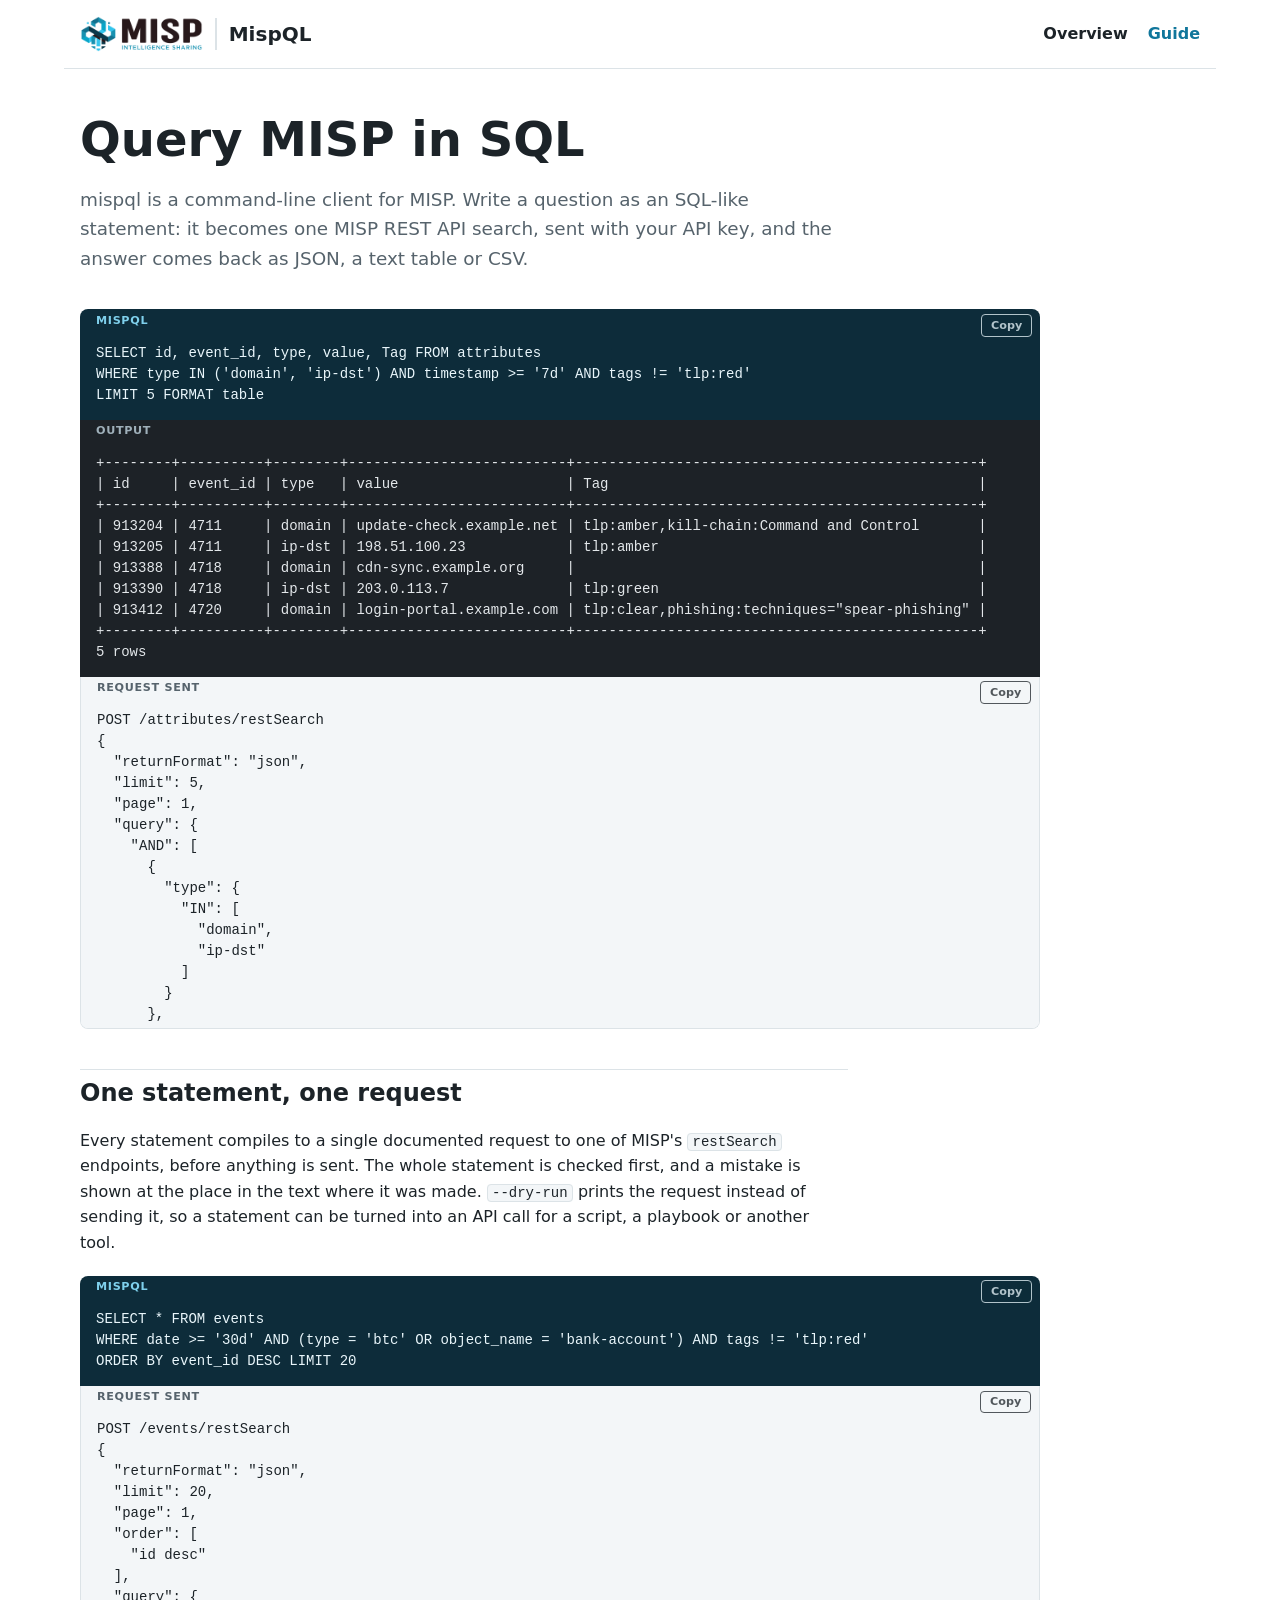
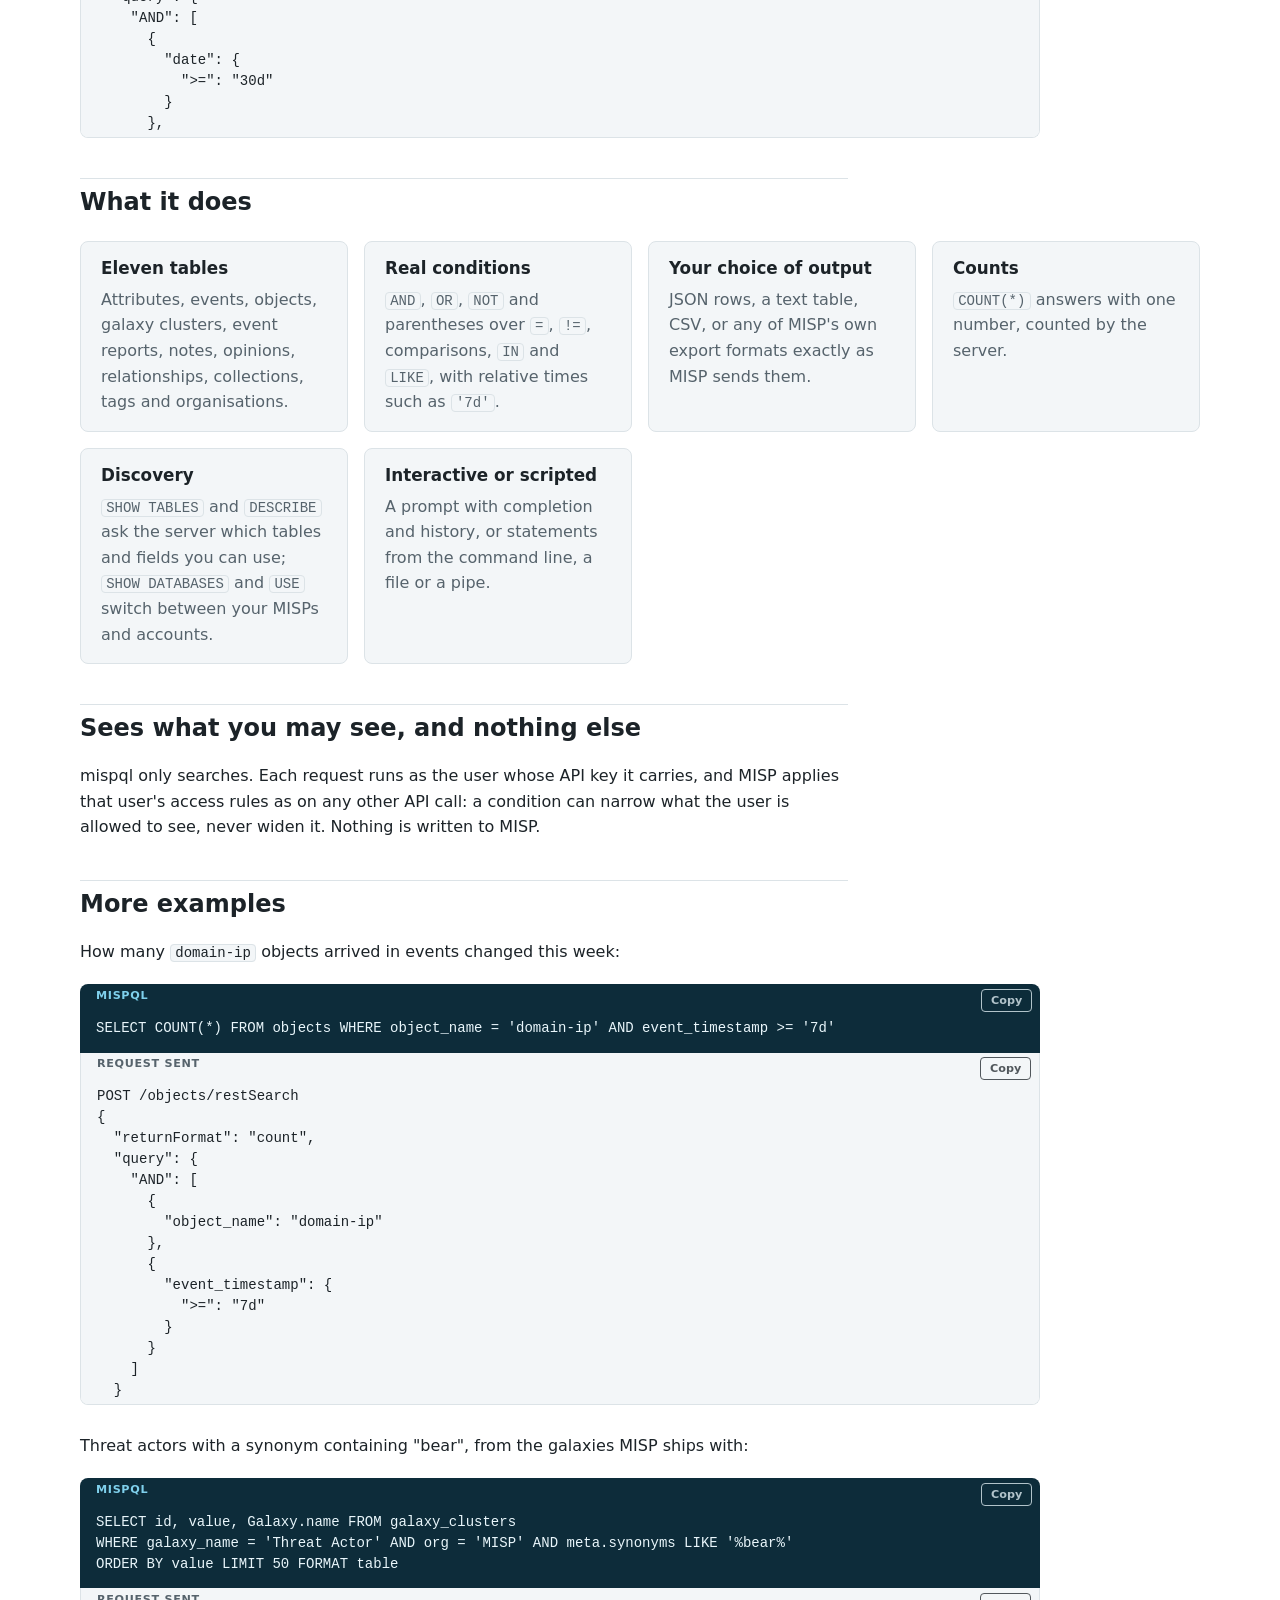
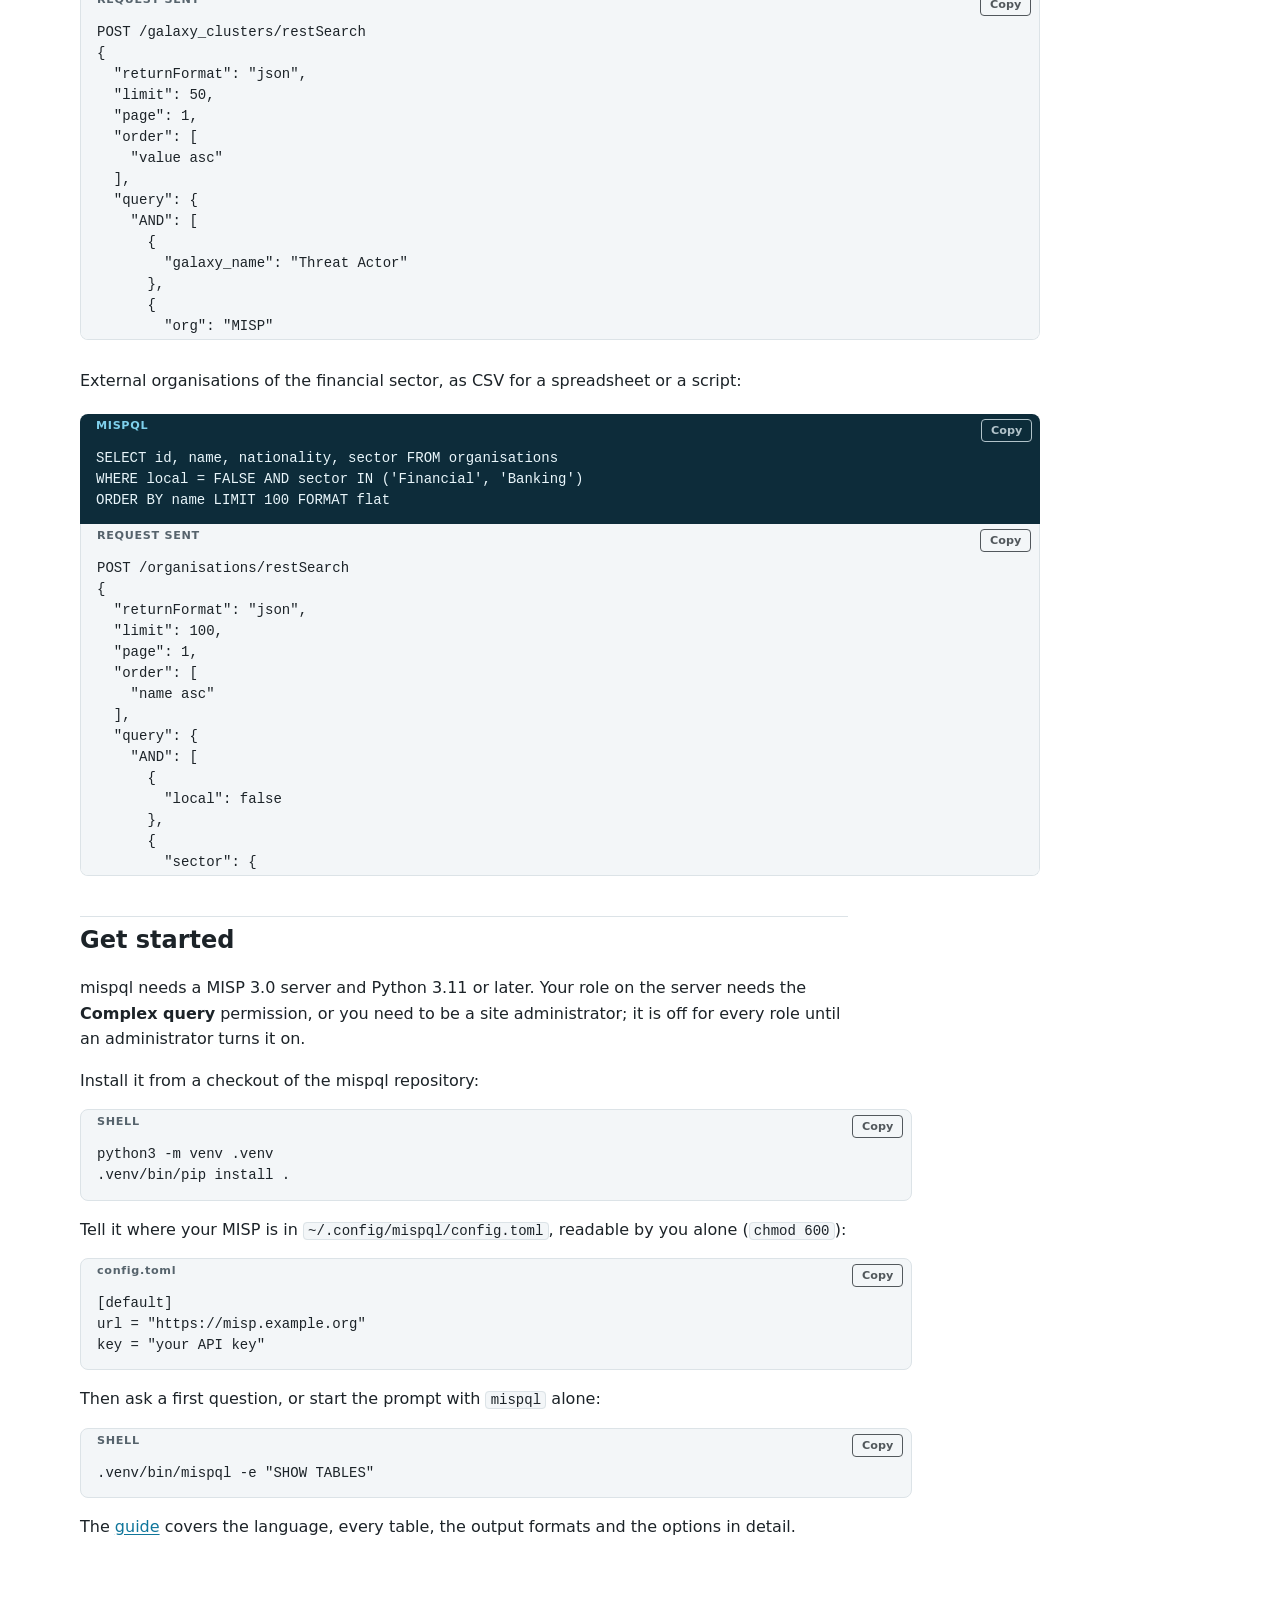
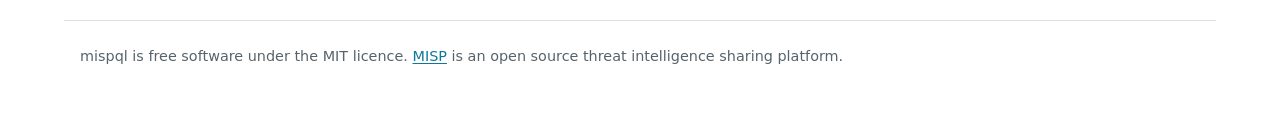
<file: site/index.html>
<!doctype html>
<html lang="en">
<head>
<meta charset="utf-8">
<meta name="viewport" content="width=device-width, initial-scale=1">
<title>MispQL: query MISP in SQL</title>
<meta name="description" content="mispql is a command-line client that queries MISP in MispQL, an SQL-like language, over MISP's REST API.">
<link rel="stylesheet" href="style.css">
<script src="copy.js" defer></script>
</head>
<body>
<header class="site">
  <a class="brand" href="index.html">
    <picture>
      <source srcset="misp-logo-dark.png" media="(prefers-color-scheme: dark)">
      <img src="misp-logo.png" alt="MISP" width="123" height="36">
    </picture>
    <span>MispQL</span>
  </a>
  <nav><a href="index.html" aria-current="page">Overview</a><a href="guide.html">Guide</a></nav>
</header>
<main>
<section class="hero">
  <h1>Query MISP in SQL</h1>
  <p class="lead">mispql is a command-line client for MISP. Write a question as an SQL-like
  statement: it becomes one MISP REST API search, sent with your API key, and the answer
  comes back as JSON, a text table or CSV.</p>
</section>

<div class="example" data-sample="attributes-table">
<pre class="mql"><code>SELECT id, event_id, type, value, Tag FROM attributes
WHERE type IN ('domain', 'ip-dst') AND timestamp &gt;= '7d' AND tags != 'tlp:red'
LIMIT 5 FORMAT table</code></pre>
<pre class="output"><code>+--------+----------+--------+--------------------------+------------------------------------------------+
| id     | event_id | type   | value                    | Tag                                            |
+--------+----------+--------+--------------------------+------------------------------------------------+
| 913204 | 4711     | domain | update-check.example.net | tlp:amber,kill-chain:Command and Control       |
| 913205 | 4711     | ip-dst | 198.51.100.23            | tlp:amber                                      |
| 913388 | 4718     | domain | cdn-sync.example.org     |                                                |
| 913390 | 4718     | ip-dst | 203.0.113.7              | tlp:green                                      |
| 913412 | 4720     | domain | login-portal.example.com | tlp:clear,phishing:techniques="spear-phishing" |
+--------+----------+--------+--------------------------+------------------------------------------------+
5 rows</code></pre>
<pre class="request"><code>POST /attributes/restSearch
{
  "returnFormat": "json",
  "limit": 5,
  "page": 1,
  "query": {
    "AND": [
      {
        "type": {
          "IN": [
            "domain",
            "ip-dst"
          ]
        }
      },
      {
        "timestamp": {
          "&gt;=": "7d"
        }
      },
      {
        "tags": {
          "!=": "tlp:red"
        }
      }
    ]
  }
}</code></pre>
</div>

<section class="prose">
  <h2 id="one-request">One statement, one request</h2>
  <p>Every statement compiles to a single documented request to one of MISP's
  <code>restSearch</code> endpoints, before anything is sent. The whole statement is checked
  first, and a mistake is shown at the place in the text where it was made.
  <code>--dry-run</code> prints the request instead of sending it, so a statement can be
  turned into an API call for a script, a playbook or another tool.</p>
</section>

<div class="example">
<pre class="mql"><code>SELECT * FROM events
WHERE date &gt;= '30d' AND (type = 'btc' OR object_name = 'bank-account') AND tags != 'tlp:red'
ORDER BY event_id DESC LIMIT 20</code></pre>
<pre class="request"><code>POST /events/restSearch
{
  "returnFormat": "json",
  "limit": 20,
  "page": 1,
  "order": [
    "id desc"
  ],
  "query": {
    "AND": [
      {
        "date": {
          "&gt;=": "30d"
        }
      },
      {
        "OR": [
          {
            "type": "btc"
          },
          {
            "object_name": "bank-account"
          }
        ]
      },
      {
        "tags": {
          "!=": "tlp:red"
        }
      }
    ]
  }
}</code></pre>
</div>

<section class="prose">
  <h2 id="features">What it does</h2>
</section>
<div class="grid">
  <div class="card"><h3>Eleven tables</h3><p>Attributes, events, objects, galaxy clusters,
  event reports, notes, opinions, relationships, collections, tags and organisations.</p></div>
  <div class="card"><h3>Real conditions</h3><p><code>AND</code>, <code>OR</code>,
  <code>NOT</code> and parentheses over <code>=</code>, <code>!=</code>, comparisons,
  <code>IN</code> and <code>LIKE</code>, with relative times such as <code>'7d'</code>.</p></div>
  <div class="card"><h3>Your choice of output</h3><p>JSON rows, a text table, CSV, or any of
  MISP's own export formats exactly as MISP sends them.</p></div>
  <div class="card"><h3>Counts</h3><p><code>COUNT(*)</code> answers with one number,
  counted by the server.</p></div>
  <div class="card"><h3>Discovery</h3><p><code>SHOW TABLES</code> and <code>DESCRIBE</code>
  ask the server which tables and fields you can use; <code>SHOW DATABASES</code> and
  <code>USE</code> switch between your MISPs and accounts.</p></div>
  <div class="card"><h3>Interactive or scripted</h3><p>A prompt with completion and history,
  or statements from the command line, a file or a pipe.</p></div>
</div>

<section class="prose">
  <h2 id="access">Sees what you may see, and nothing else</h2>
  <p>mispql only searches. Each request runs as the user whose API key it carries, and MISP
  applies that user's access rules as on any other API call: a condition can narrow what the
  user is allowed to see, never widen it. Nothing is written to MISP.</p>

  <h2 id="more">More examples</h2>
  <p>How many <code>domain-ip</code> objects arrived in events changed this week:</p>
</section>

<div class="example">
<pre class="mql"><code>SELECT COUNT(*) FROM objects WHERE object_name = 'domain-ip' AND event_timestamp &gt;= '7d'</code></pre>
<pre class="request"><code>POST /objects/restSearch
{
  "returnFormat": "count",
  "query": {
    "AND": [
      {
        "object_name": "domain-ip"
      },
      {
        "event_timestamp": {
          "&gt;=": "7d"
        }
      }
    ]
  }
}</code></pre>
</div>

<p class="prose">Threat actors with a synonym containing "bear", from the galaxies MISP ships with:</p>

<div class="example">
<pre class="mql"><code>SELECT id, value, Galaxy.name FROM galaxy_clusters
WHERE galaxy_name = 'Threat Actor' AND org = 'MISP' AND meta.synonyms LIKE '%bear%'
ORDER BY value LIMIT 50 FORMAT table</code></pre>
<pre class="request"><code>POST /galaxy_clusters/restSearch
{
  "returnFormat": "json",
  "limit": 50,
  "page": 1,
  "order": [
    "value asc"
  ],
  "query": {
    "AND": [
      {
        "galaxy_name": "Threat Actor"
      },
      {
        "org": "MISP"
      },
      {
        "meta.synonyms": {
          "LIKE": "%bear%"
        }
      }
    ]
  }
}</code></pre>
</div>

<p class="prose">External organisations of the financial sector, as CSV for a spreadsheet or a script:</p>

<div class="example">
<pre class="mql"><code>SELECT id, name, nationality, sector FROM organisations
WHERE local = FALSE AND sector IN ('Financial', 'Banking')
ORDER BY name LIMIT 100 FORMAT flat</code></pre>
<pre class="request"><code>POST /organisations/restSearch
{
  "returnFormat": "json",
  "limit": 100,
  "page": 1,
  "order": [
    "name asc"
  ],
  "query": {
    "AND": [
      {
        "local": false
      },
      {
        "sector": {
          "IN": [
            "Financial",
            "Banking"
          ]
        }
      }
    ]
  }
}</code></pre>
</div>

<section class="prose">
  <h2 id="start">Get started</h2>
  <p>mispql needs a MISP 3.0 server and Python 3.11 or later. Your role on the server needs
  the <strong>Complex query</strong> permission, or you need to be a site administrator; it is
  off for every role until an administrator turns it on.</p>
  <p>Install it from a checkout of the mispql repository:</p>
</section>

<pre class="shell"><code>python3 -m venv .venv
.venv/bin/pip install .</code></pre>

<p class="prose">Tell it where your MISP is in <code>~/.config/mispql/config.toml</code>, readable by
you alone (<code>chmod 600</code>):</p>

<pre class="config"><code>[default]
url = "https://misp.example.org"
key = "your API key"</code></pre>

<p class="prose">Then ask a first question, or start the prompt with <code>mispql</code> alone:</p>

<pre class="shell"><code>.venv/bin/mispql -e "SHOW TABLES"</code></pre>

<section class="prose">
  <p>The <a href="guide.html">guide</a> covers the language, every table, the output formats
  and the options in detail.</p>
</section>
</main>
<footer>
  mispql is free software under the MIT licence.
  <a href="https://www.misp-project.org/">MISP</a> is an open source threat intelligence sharing platform.
</footer>
</body>
</html>
</file>
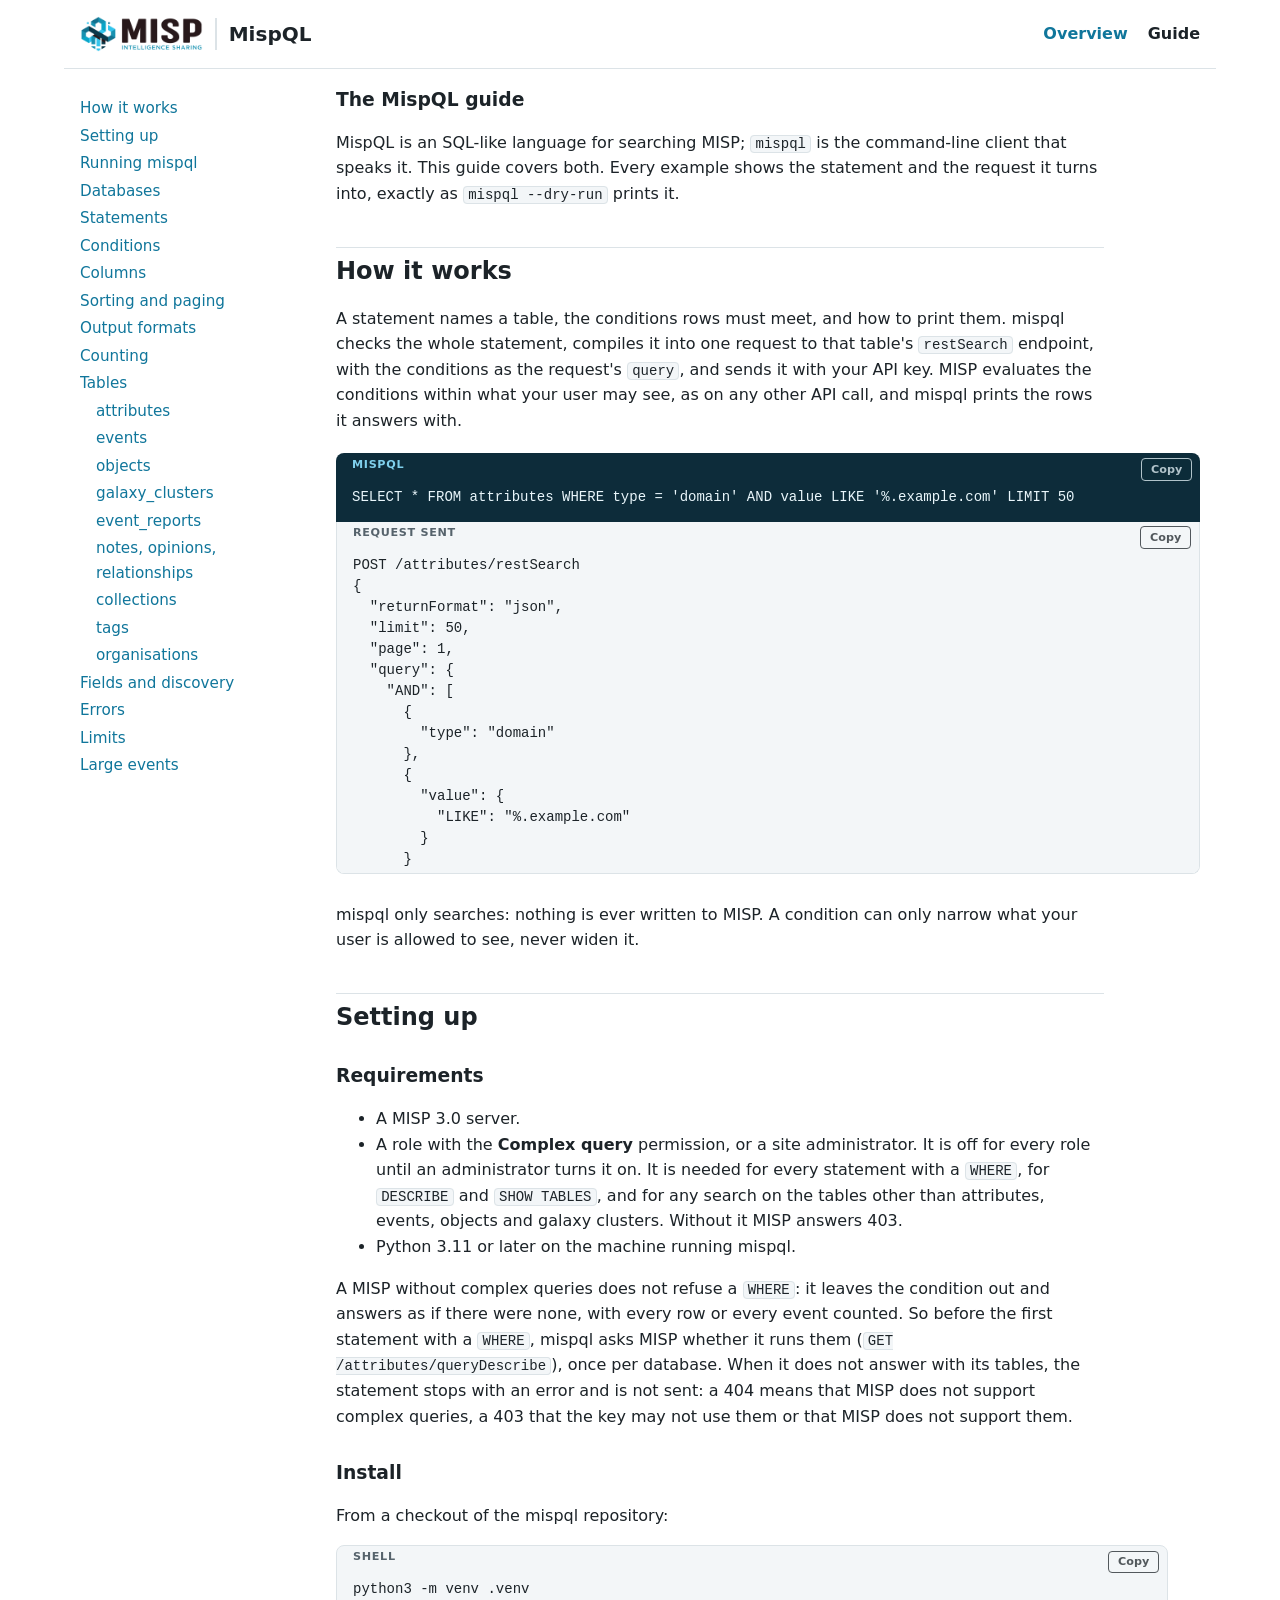
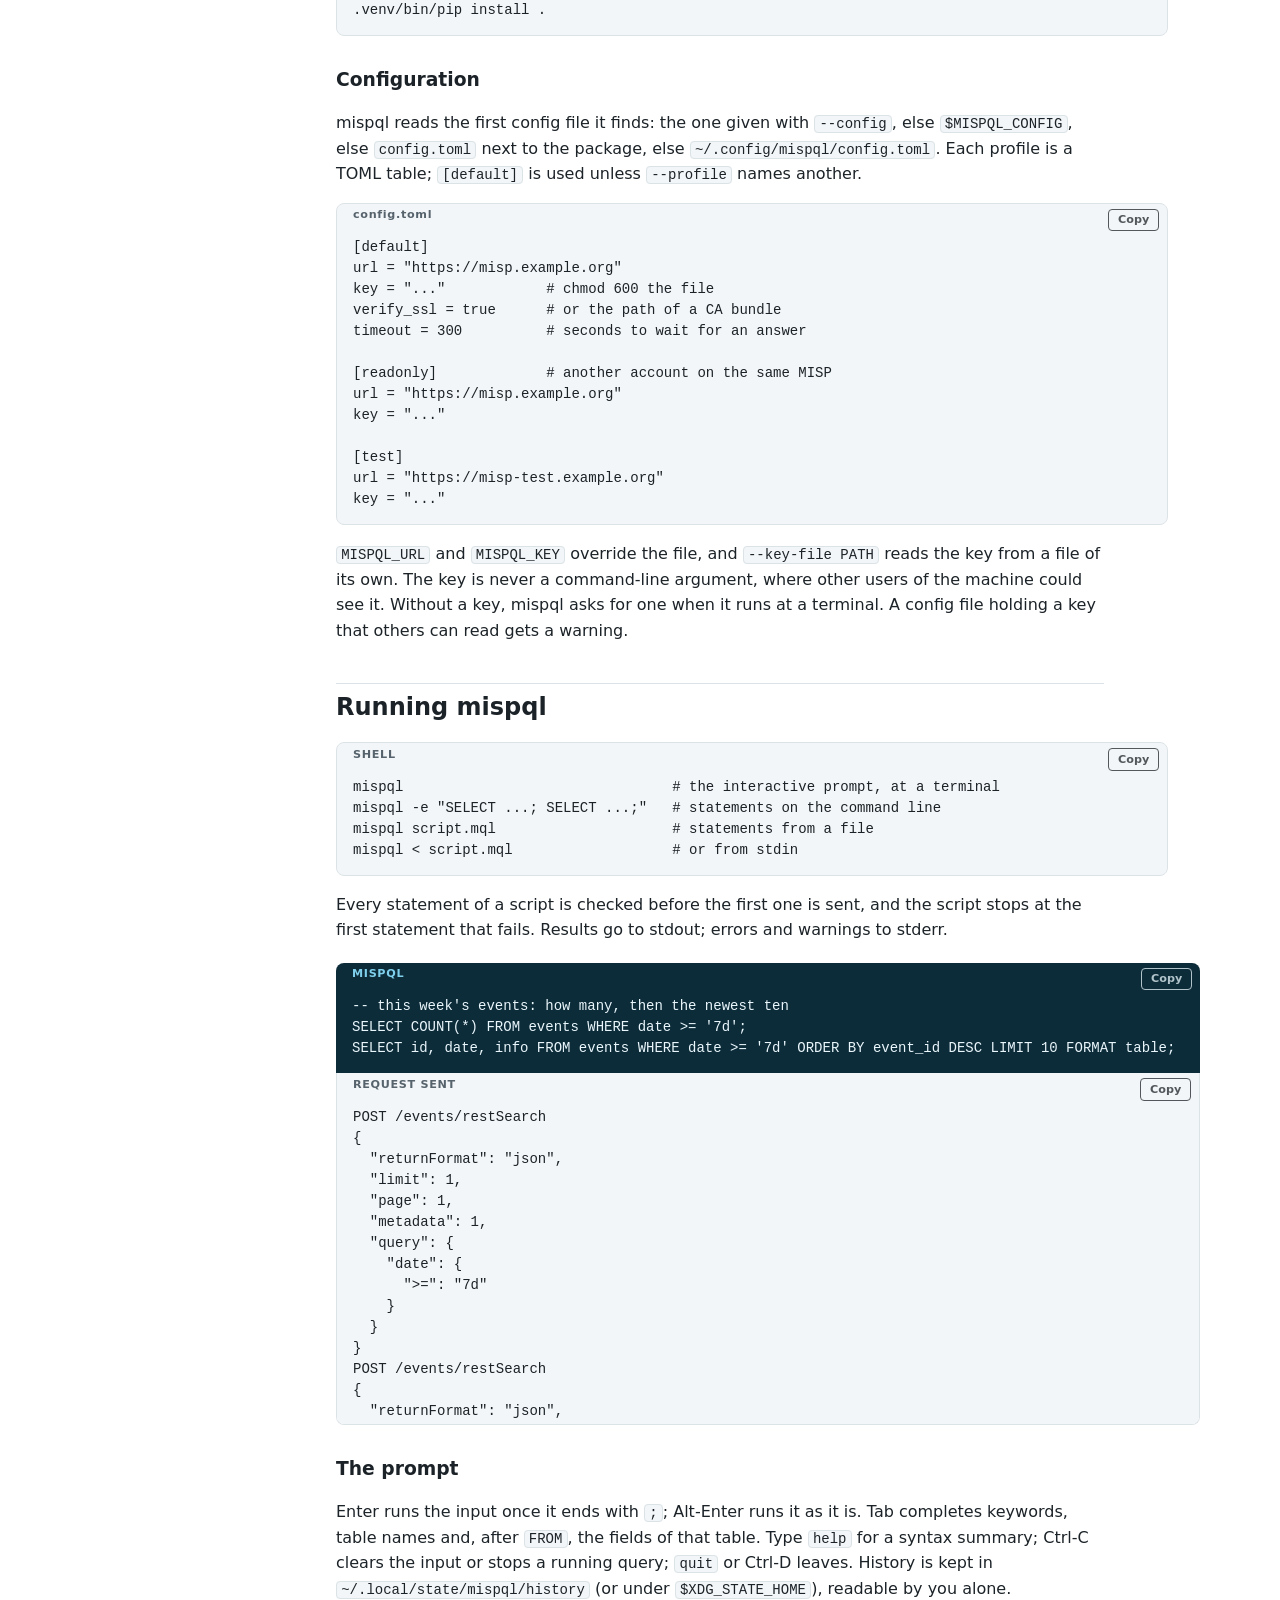
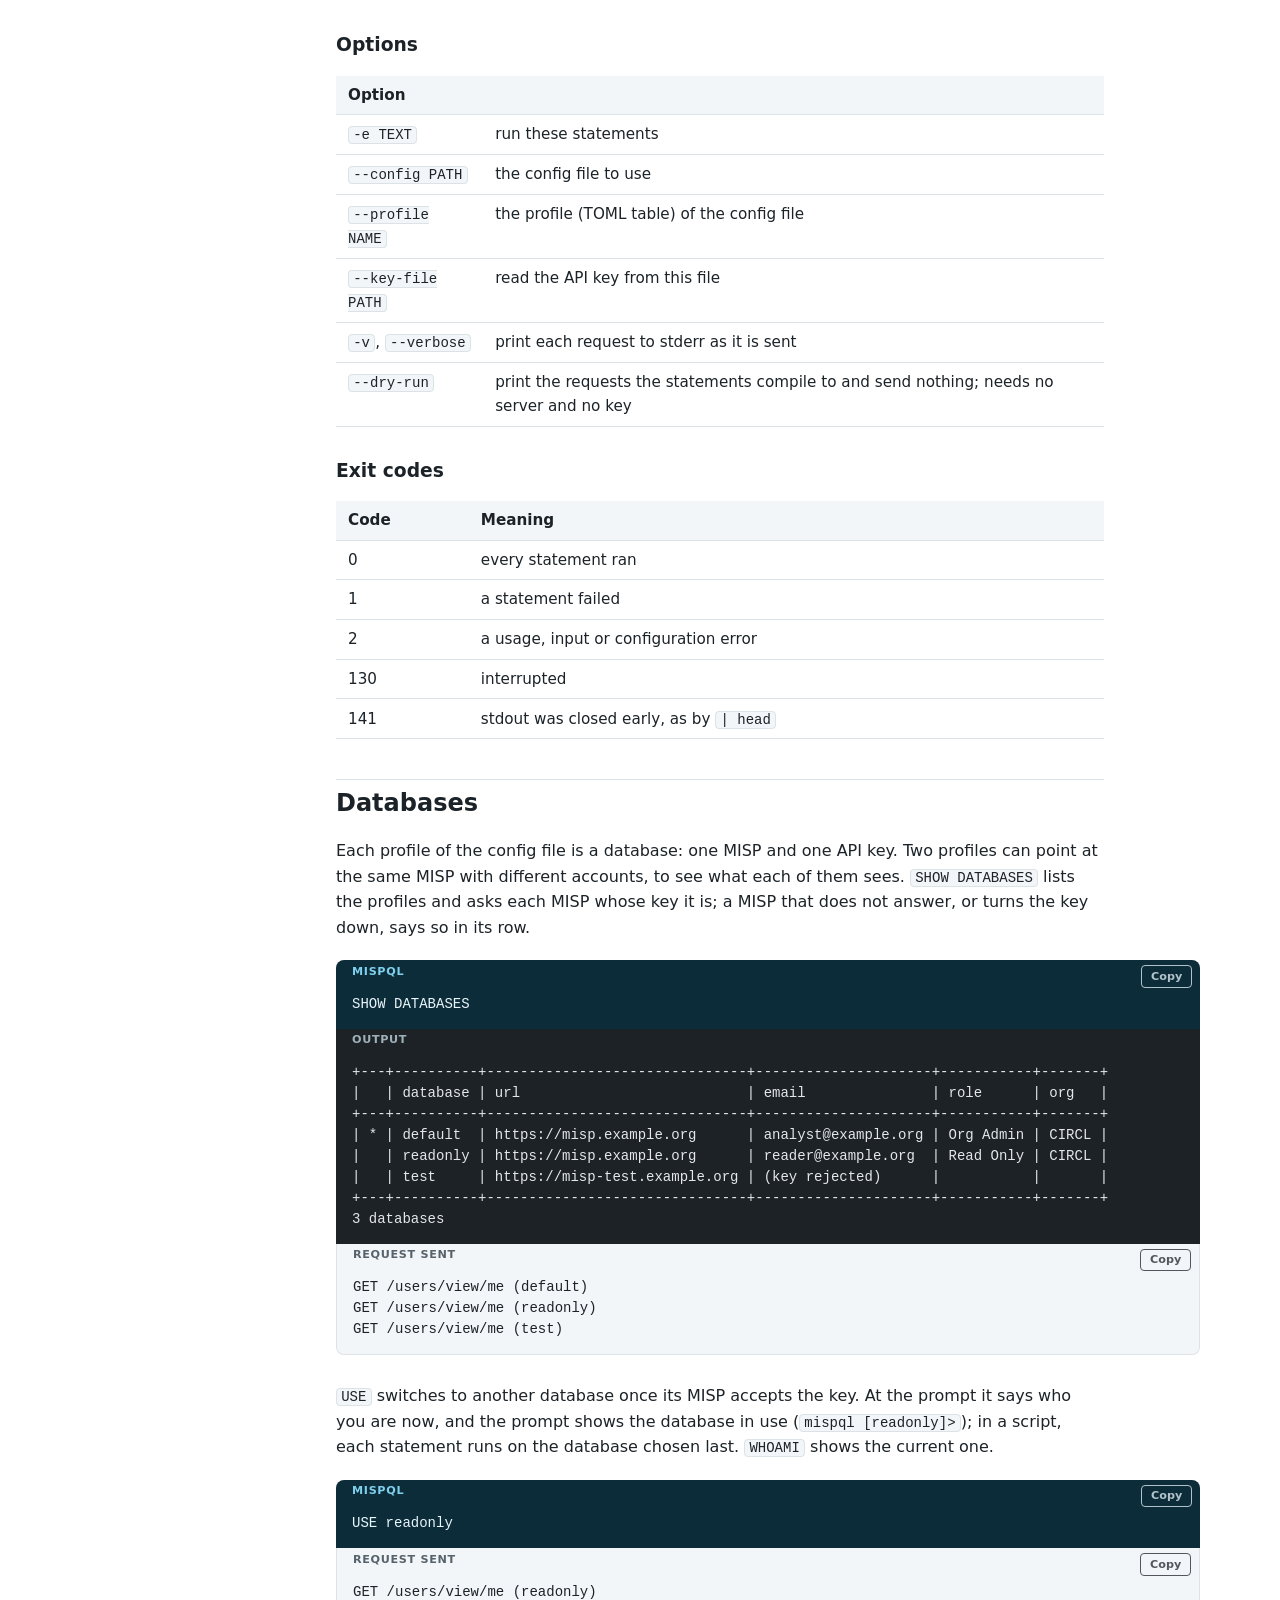
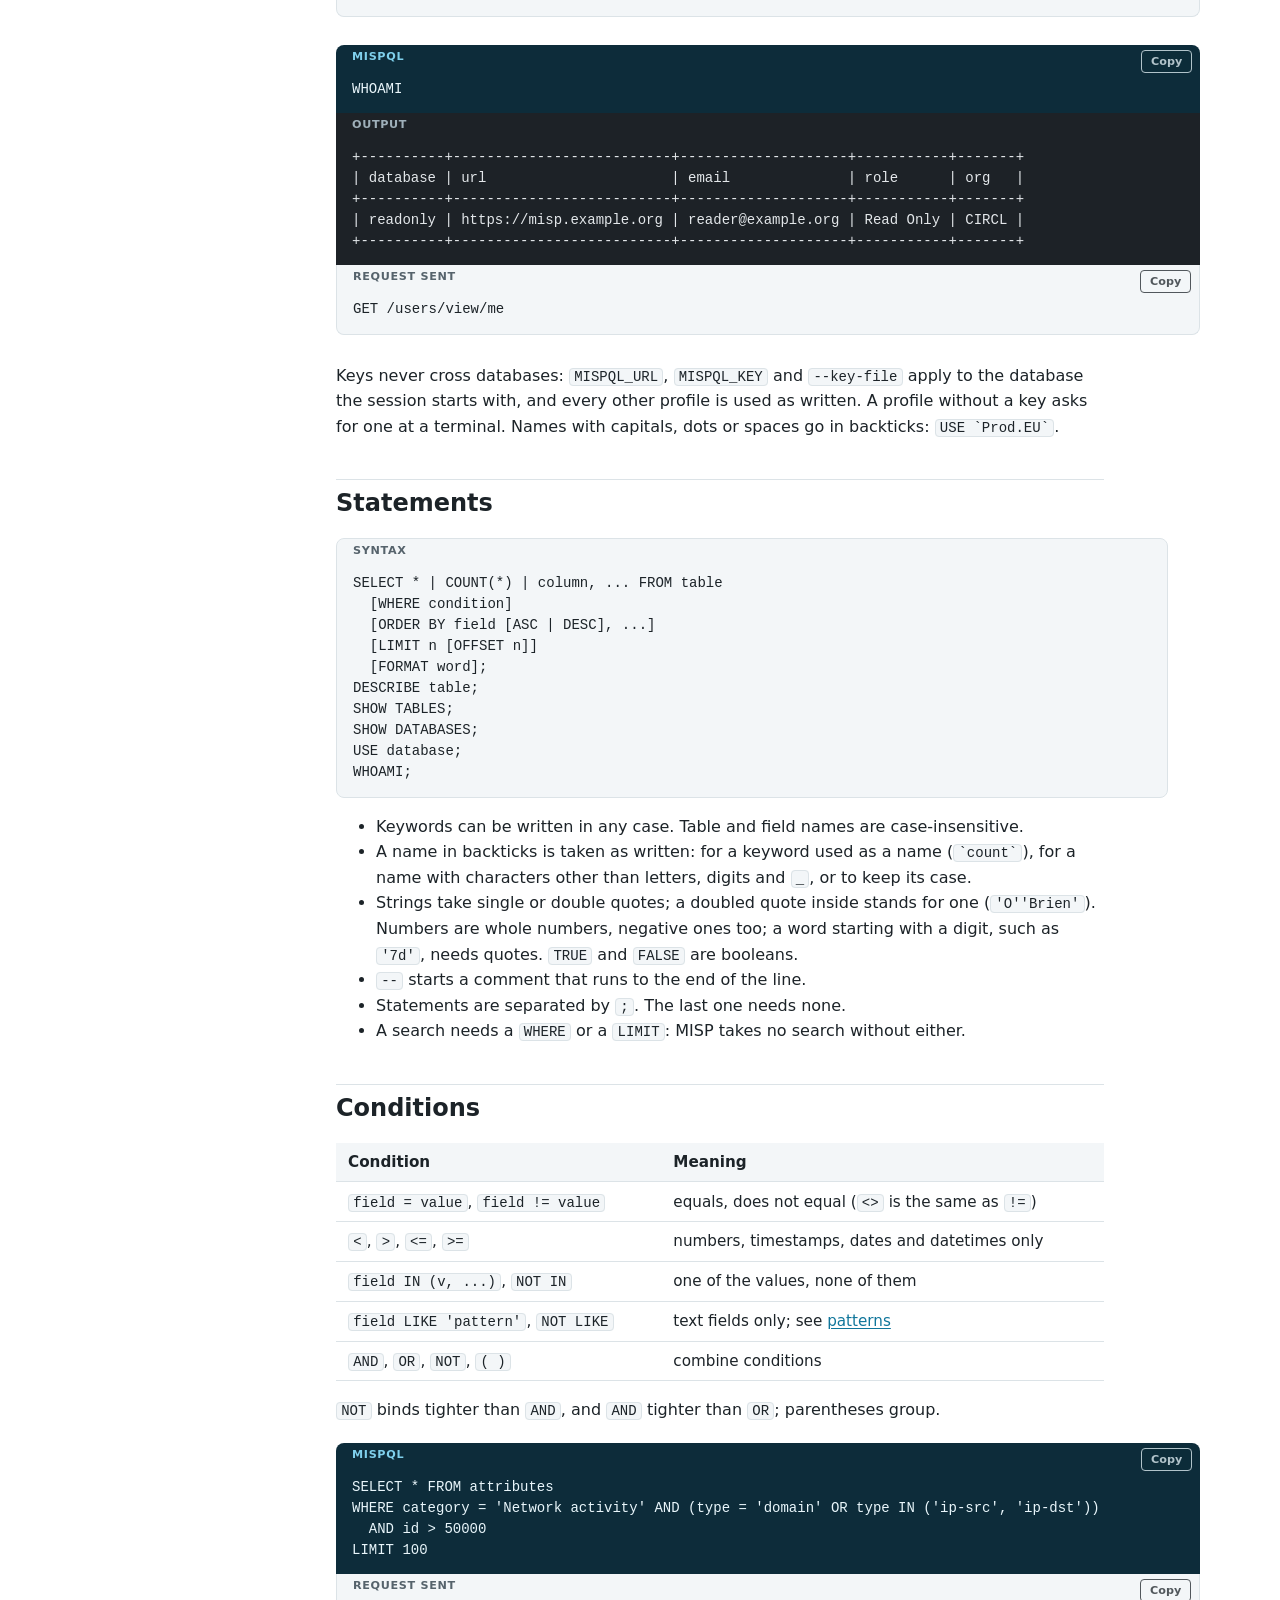
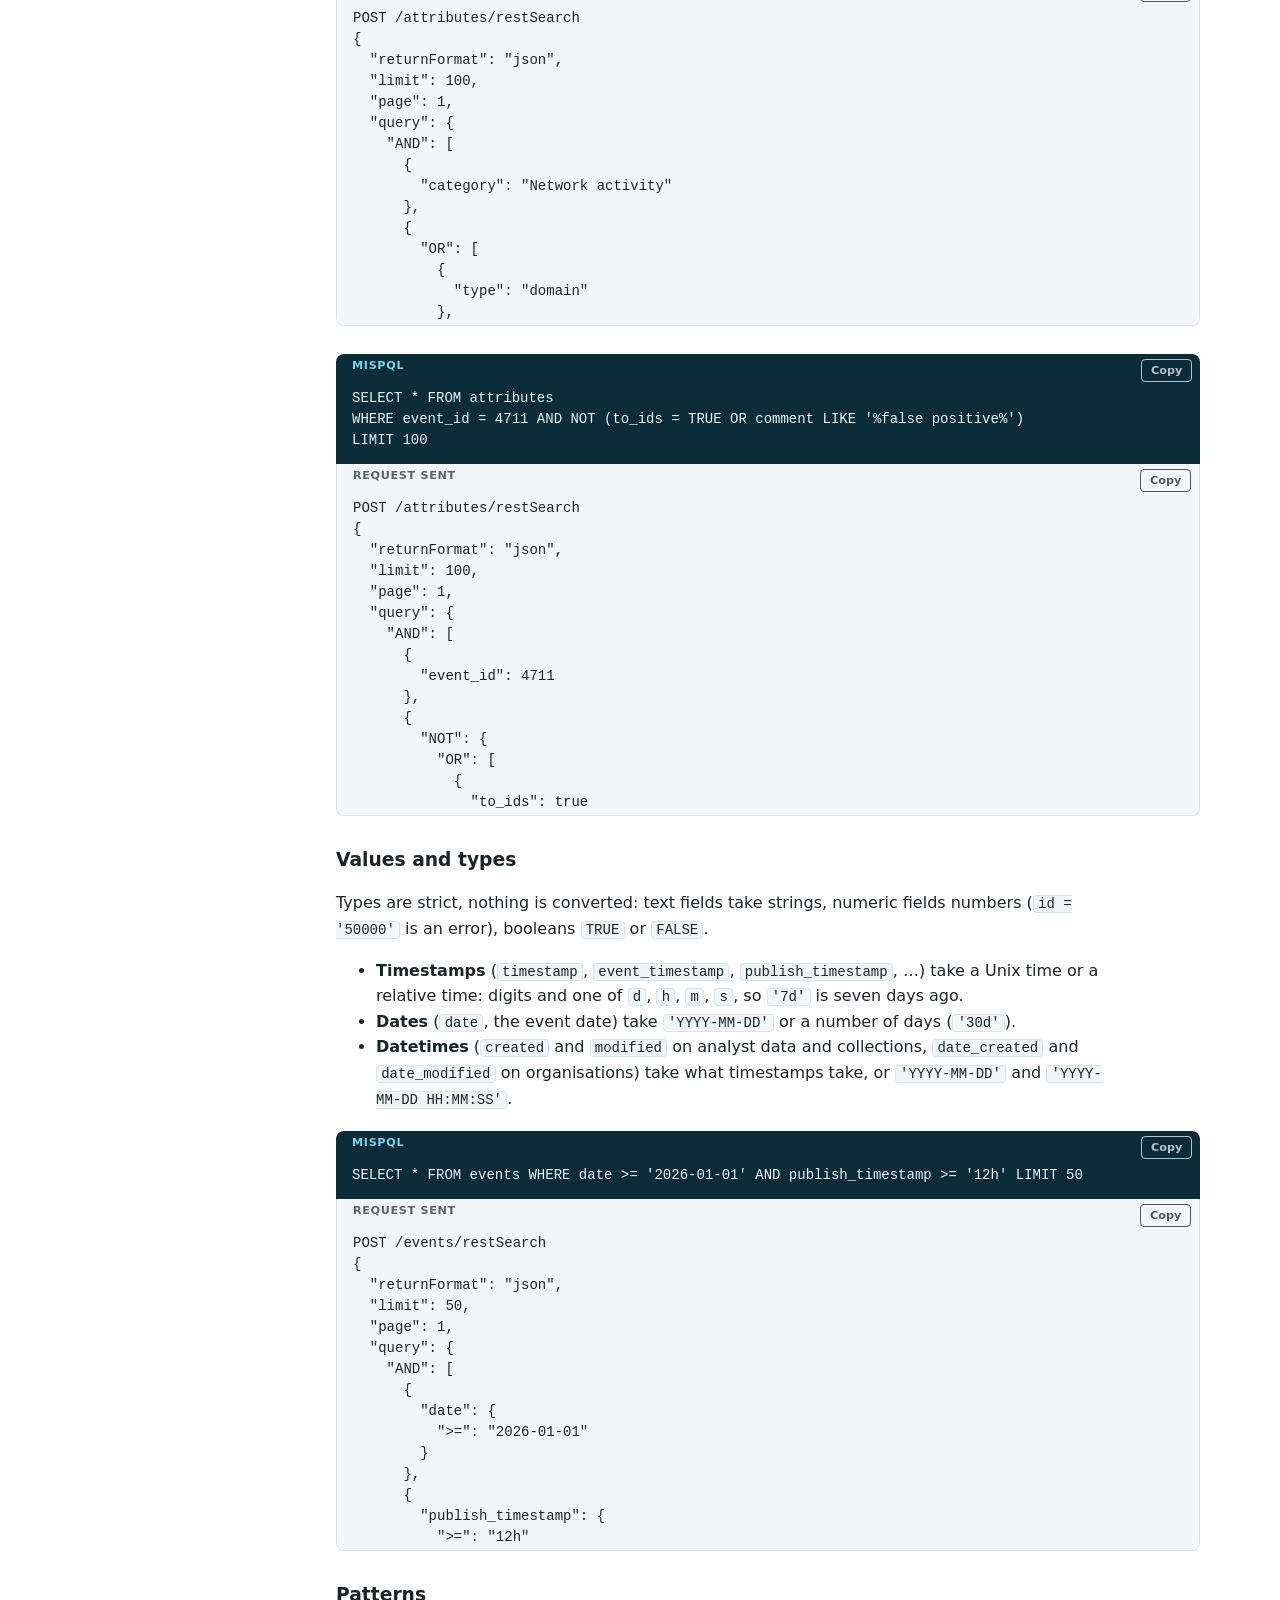
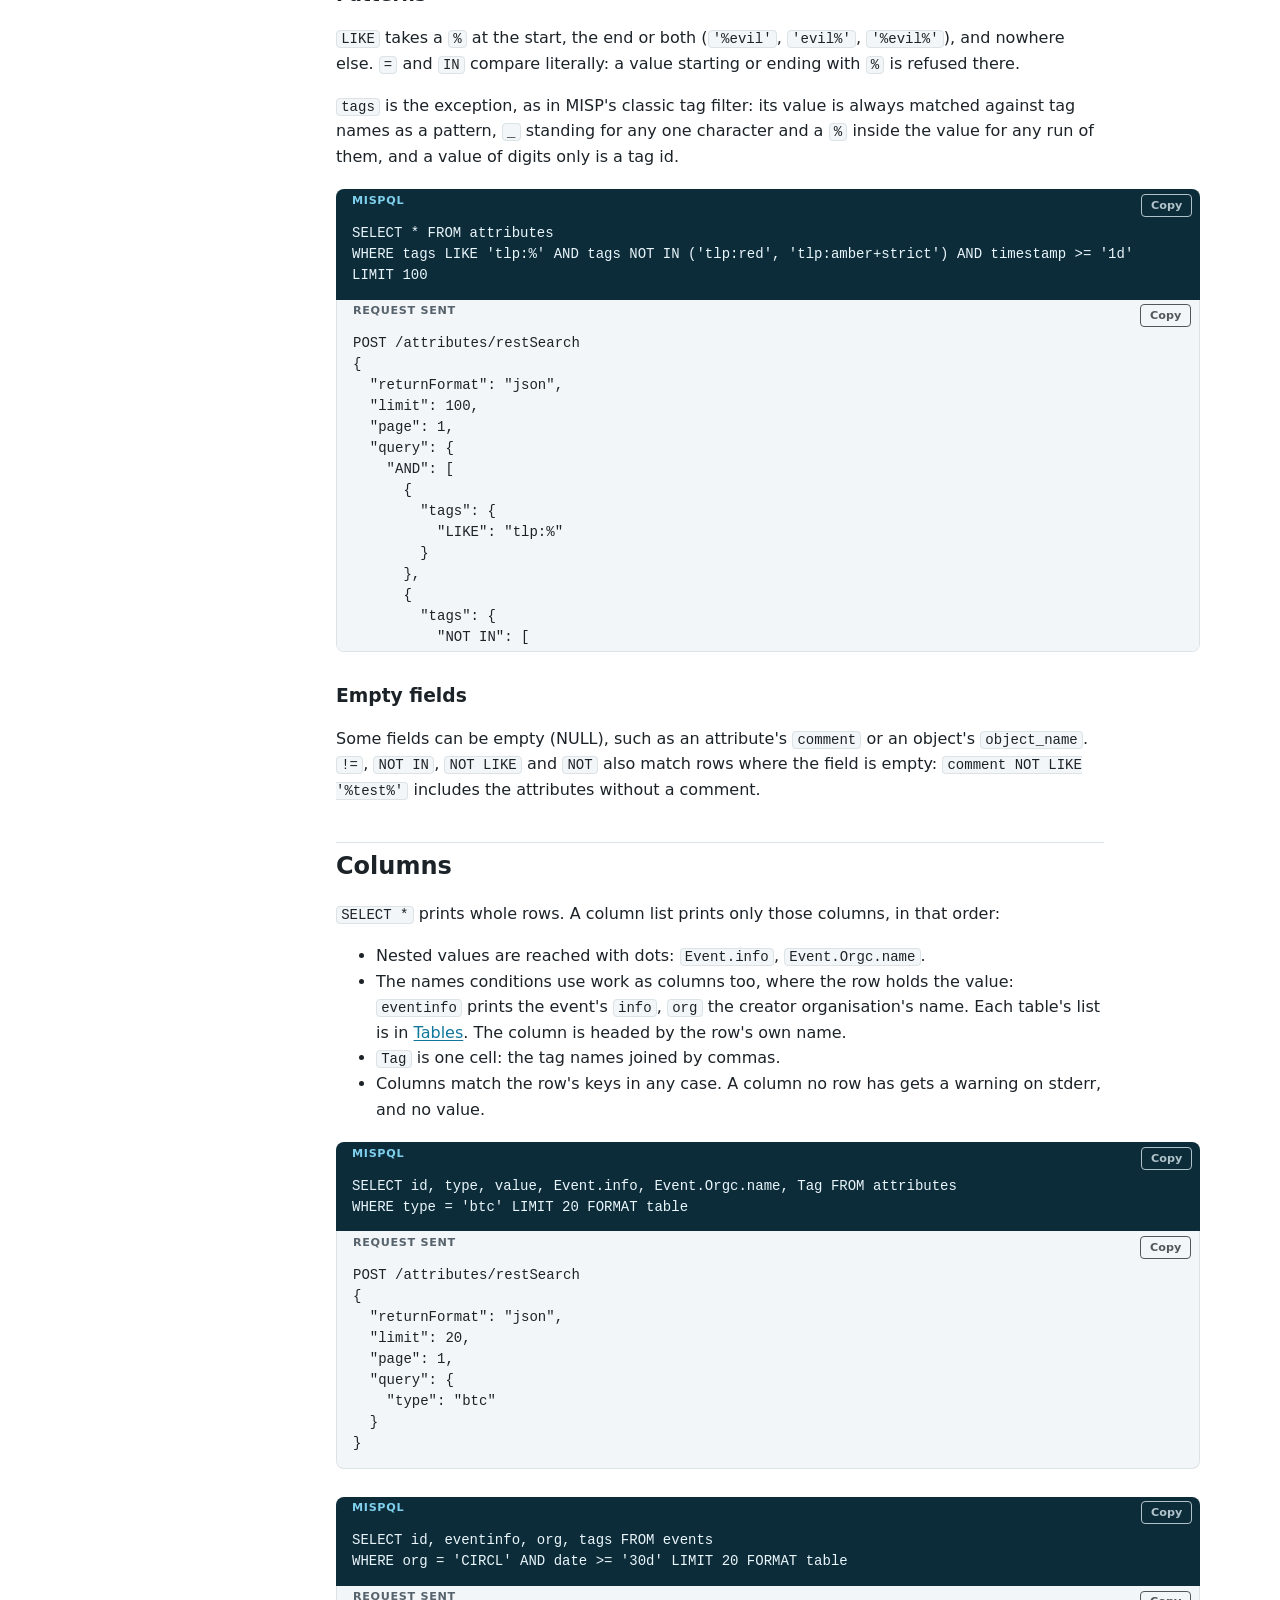
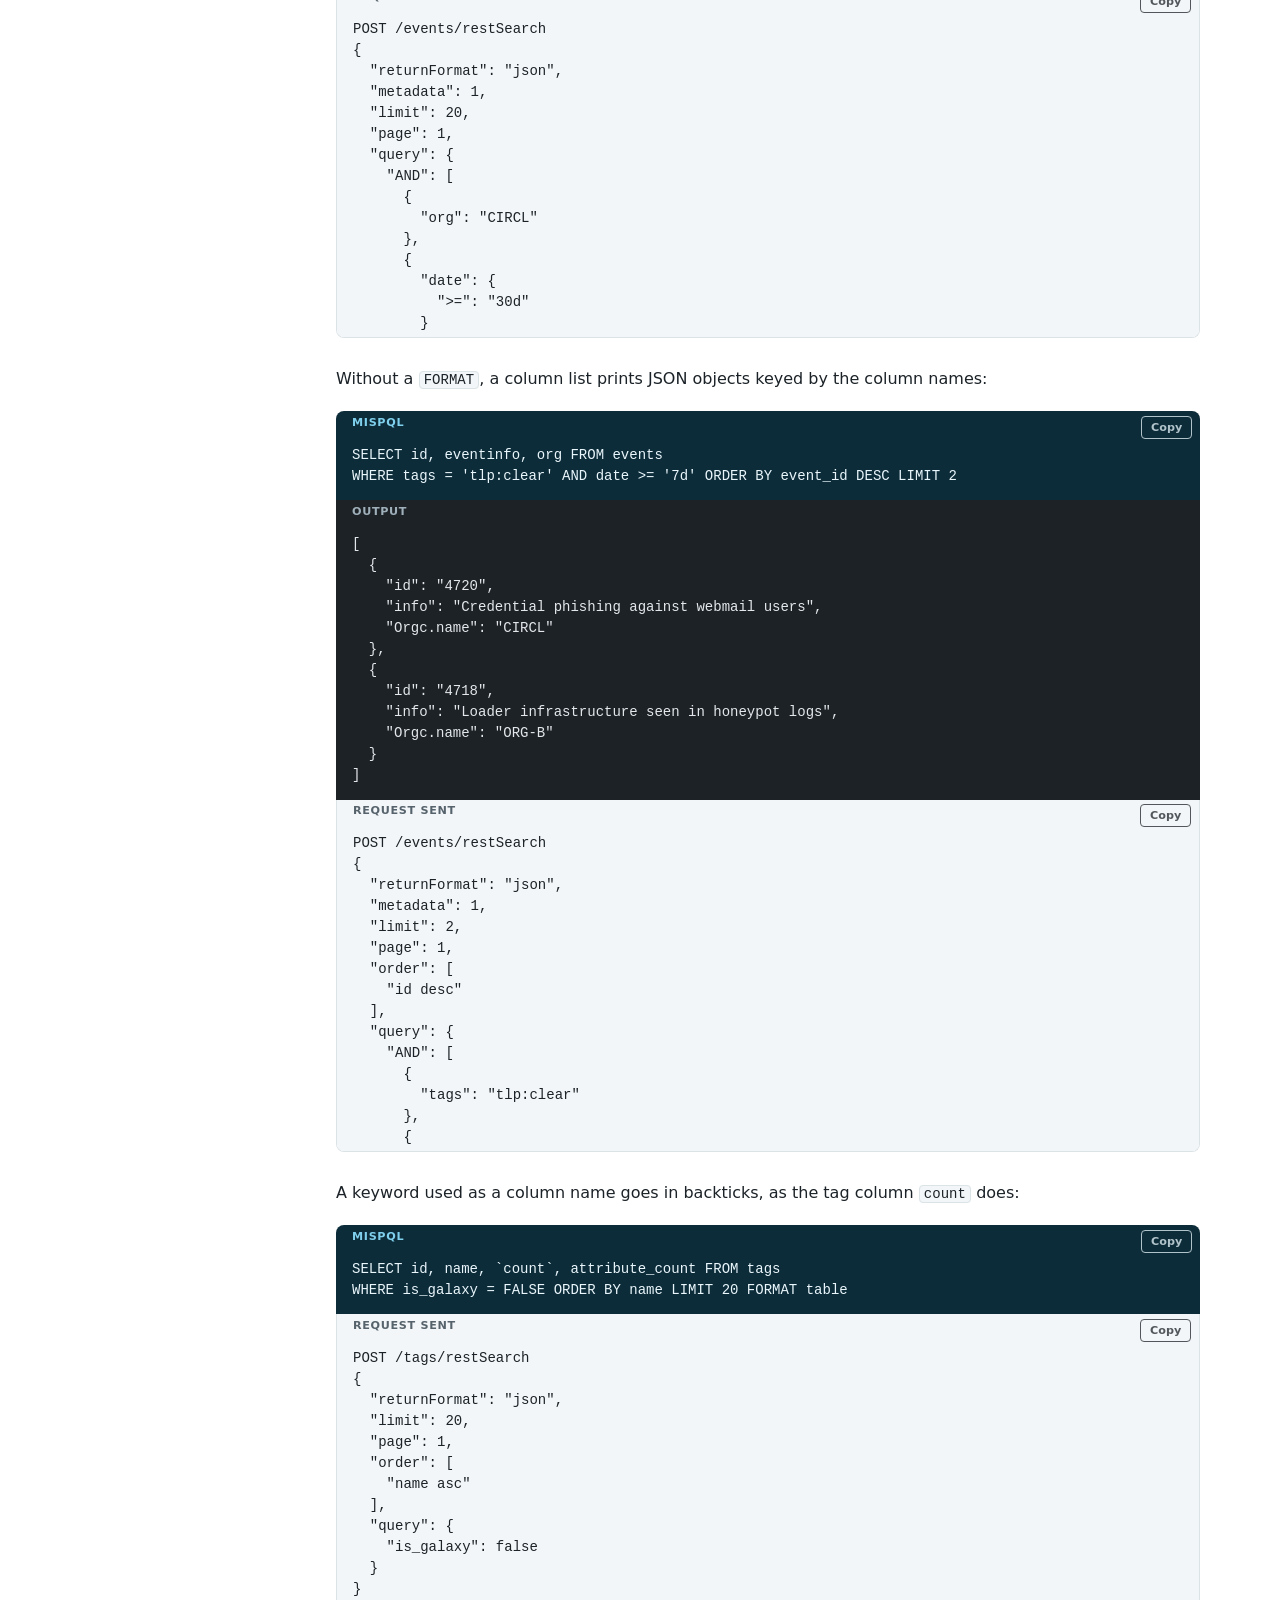
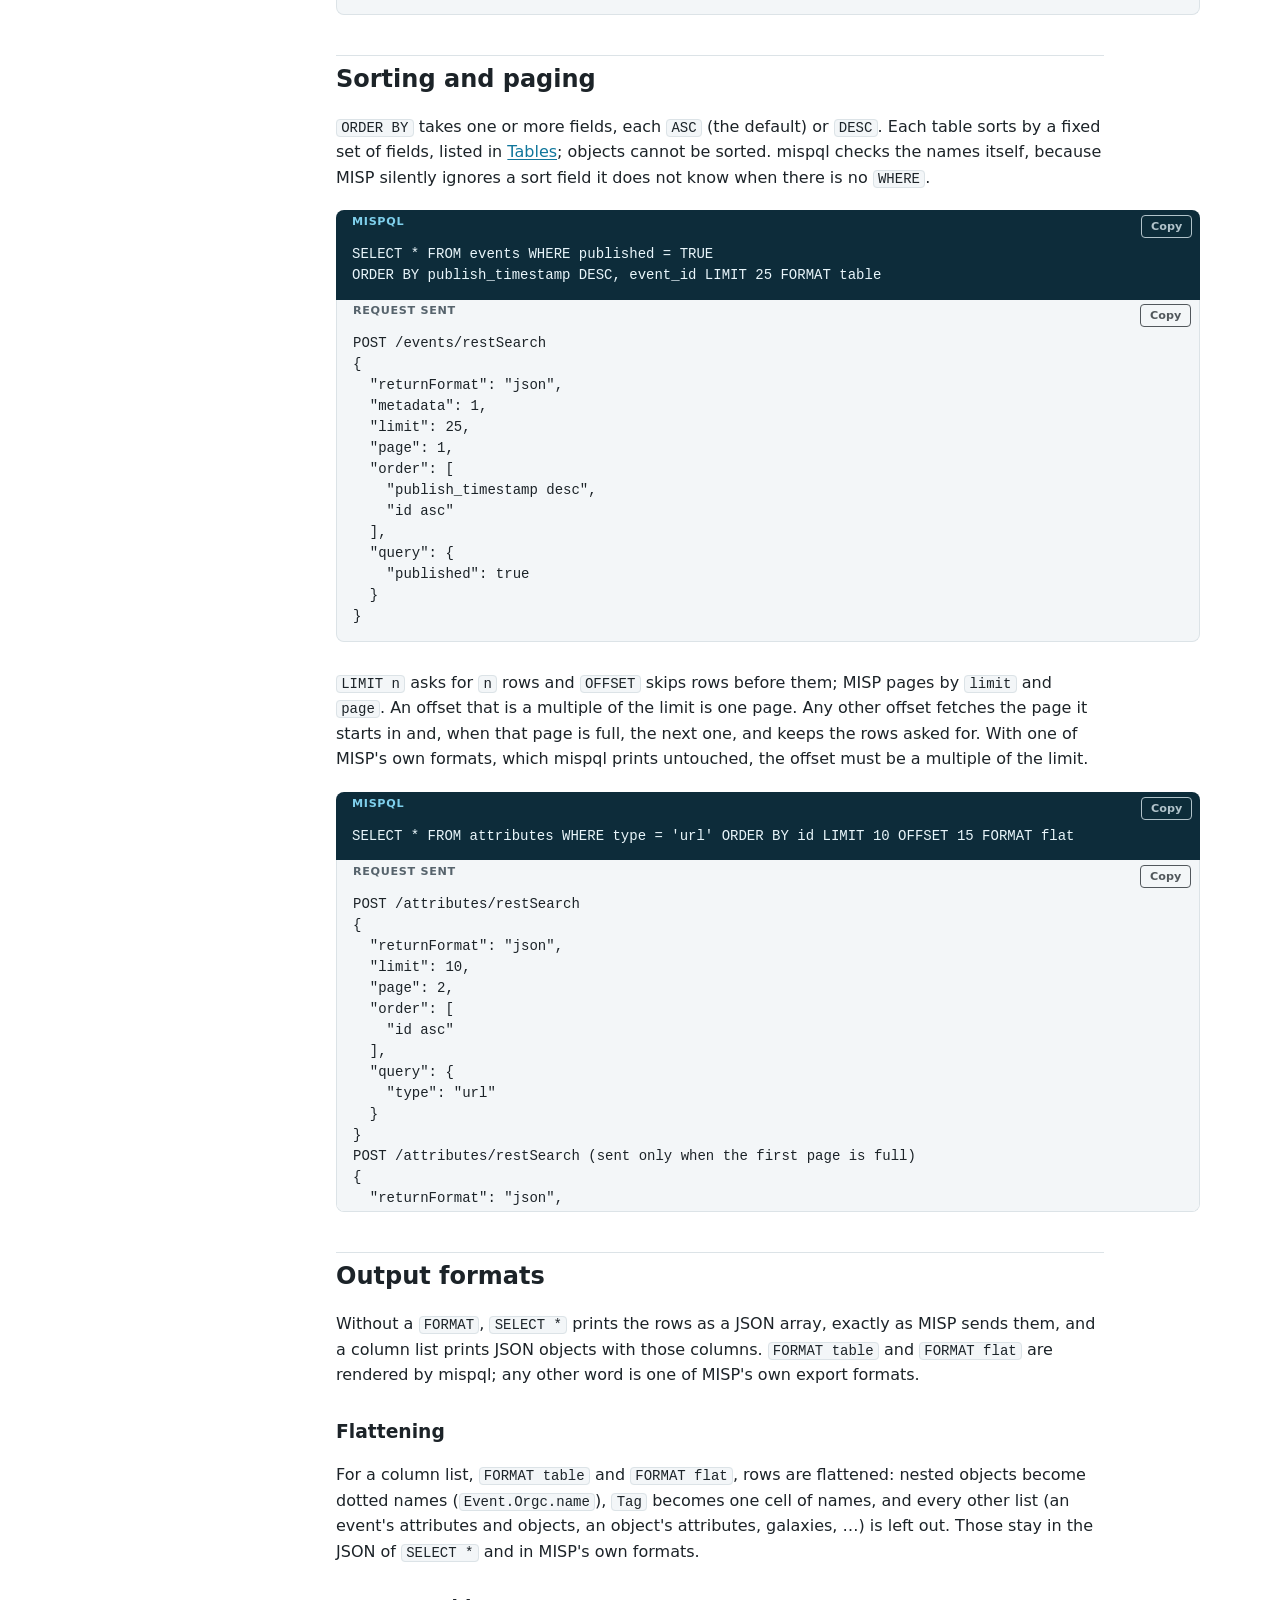
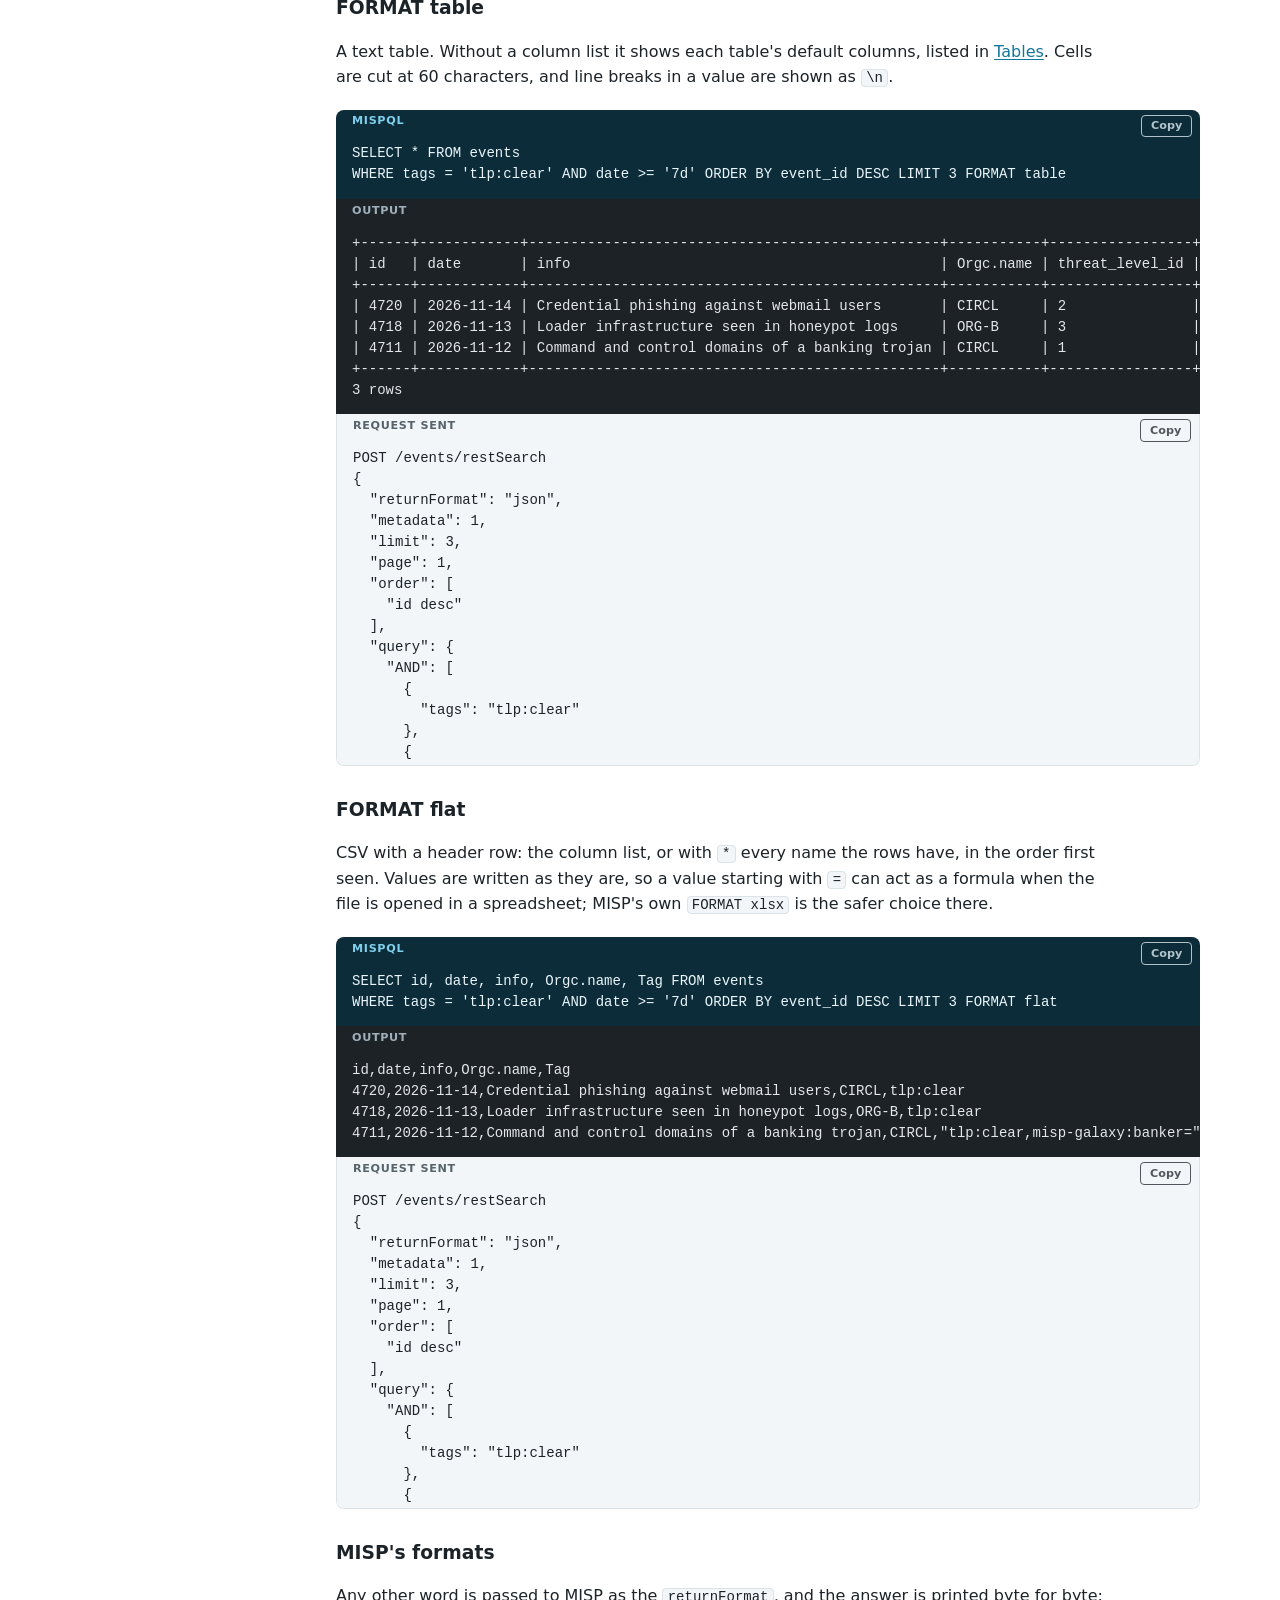
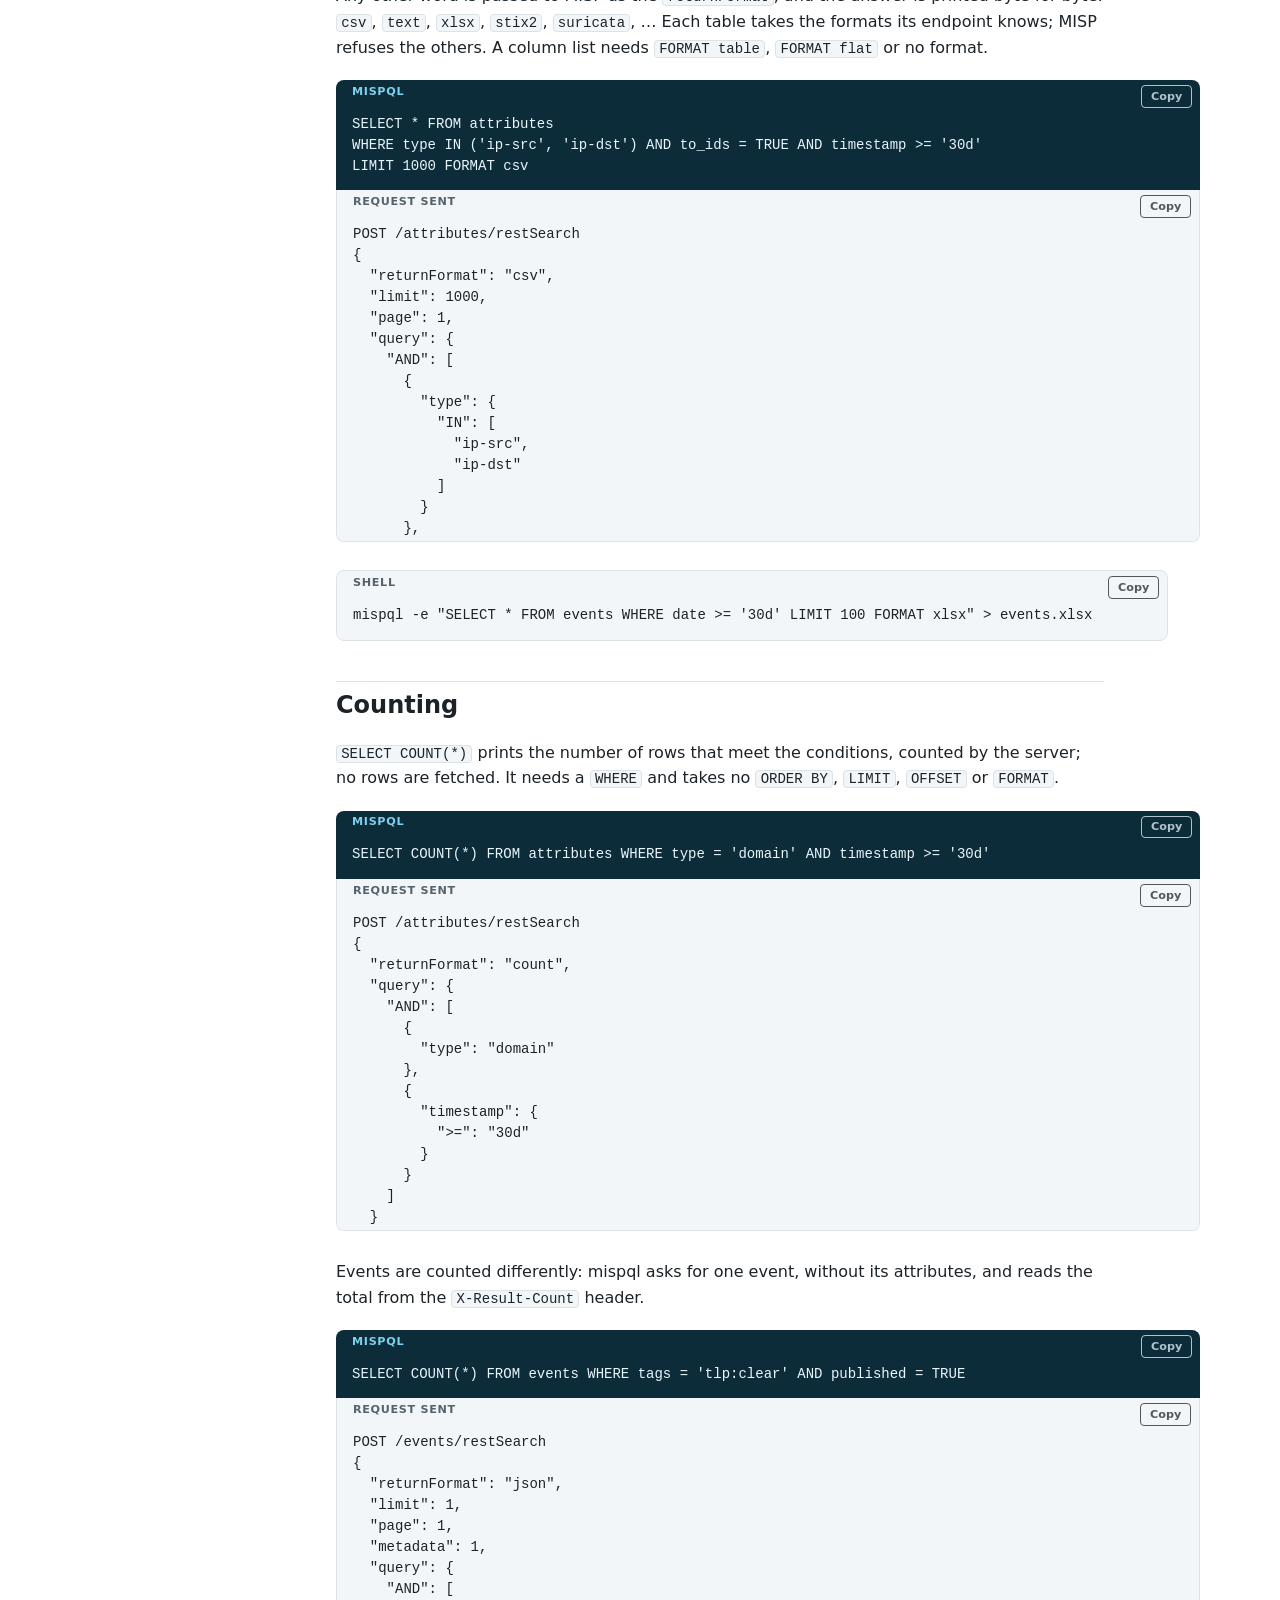
<file: site/guide.html>
<!doctype html>
<html lang="en">
<head>
<meta charset="utf-8">
<meta name="viewport" content="width=device-width, initial-scale=1">
<title>MispQL guide</title>
<meta name="description" content="The MispQL language and the mispql command-line client: setup, statements, conditions, output formats and every table.">
<link rel="stylesheet" href="style.css">
<script src="copy.js" defer></script>
</head>
<body>
<header class="site">
  <a class="brand" href="index.html">
    <picture>
      <source srcset="misp-logo-dark.png" media="(prefers-color-scheme: dark)">
      <img src="misp-logo.png" alt="MISP" width="123" height="36">
    </picture>
    <span>MispQL</span>
  </a>
  <nav><a href="index.html">Overview</a><a href="guide.html" aria-current="page">Guide</a></nav>
</header>
<main class="guide">
<nav class="toc" aria-label="Contents">
  <ol>
    <li><a href="#how">How it works</a></li>
    <li><a href="#setup">Setting up</a></li>
    <li><a href="#running">Running mispql</a></li>
    <li><a href="#databases">Databases</a></li>
    <li><a href="#statements">Statements</a></li>
    <li><a href="#conditions">Conditions</a></li>
    <li><a href="#columns">Columns</a></li>
    <li><a href="#sorting">Sorting and paging</a></li>
    <li><a href="#formats">Output formats</a></li>
    <li><a href="#counting">Counting</a></li>
    <li><a href="#tables">Tables</a>
      <ol>
        <li><a href="#table-attributes">attributes</a></li>
        <li><a href="#table-events">events</a></li>
        <li><a href="#table-objects">objects</a></li>
        <li><a href="#table-galaxy_clusters">galaxy_clusters</a></li>
        <li><a href="#table-event_reports">event_reports</a></li>
        <li><a href="#table-notes">notes, opinions, relationships</a></li>
        <li><a href="#table-collections">collections</a></li>
        <li><a href="#table-tags">tags</a></li>
        <li><a href="#table-organisations">organisations</a></li>
      </ol>
    </li>
    <li><a href="#discovery">Fields and discovery</a></li>
    <li><a href="#errors">Errors</a></li>
    <li><a href="#limits">Limits</a></li>
    <li><a href="#large">Large events</a></li>
  </ol>
</nav>
<article>
<section class="prose">
<h1>The MispQL guide</h1>
<p>MispQL is an SQL-like language for searching MISP; <code>mispql</code> is the command-line
client that speaks it. This guide covers both. Every example shows the statement and the
request it turns into, exactly as <code>mispql --dry-run</code> prints it.</p>

<h2 id="how">How it works</h2>
<p>A statement names a table, the conditions rows must meet, and how to print them. mispql
checks the whole statement, compiles it into one request to that table's
<code>restSearch</code> endpoint, with the conditions as the request's <code>query</code>,
and sends it with your API key. MISP evaluates the conditions within what your user may see,
as on any other API call, and mispql prints the rows it answers with.</p>
</section>

<div class="example">
<pre class="mql"><code>SELECT * FROM attributes WHERE type = 'domain' AND value LIKE '%.example.com' LIMIT 50</code></pre>
<pre class="request"><code>POST /attributes/restSearch
{
  "returnFormat": "json",
  "limit": 50,
  "page": 1,
  "query": {
    "AND": [
      {
        "type": "domain"
      },
      {
        "value": {
          "LIKE": "%.example.com"
        }
      }
    ]
  }
}</code></pre>
</div>

<section class="prose">
<p>mispql only searches: nothing is ever written to MISP. A condition can only narrow what
your user is allowed to see, never widen it.</p>

<h2 id="setup">Setting up</h2>
<h3 id="requirements">Requirements</h3>
<ul>
  <li>A MISP 3.0 server.</li>
  <li>A role with the <strong>Complex query</strong> permission, or a site administrator. It is
  off for every role until an administrator turns it on. It is needed for every statement with a
  <code>WHERE</code>, for <code>DESCRIBE</code> and <code>SHOW TABLES</code>, and for any search
  on the tables other than attributes, events, objects and galaxy clusters. Without it MISP
  answers 403.</li>
  <li>Python 3.11 or later on the machine running mispql.</li>
</ul>
<p>A MISP without complex queries does not refuse a <code>WHERE</code>: it leaves the condition
out and answers as if there were none, with every row or every event counted. So before the
first statement with a <code>WHERE</code>, mispql asks MISP whether it runs them
(<code>GET /attributes/queryDescribe</code>), once per database. When it does not answer with
its tables, the statement stops with an error and is not sent: a 404 means that MISP does not
support complex queries, a 403 that the key may not use them or that MISP does not support
them.</p>

<h3 id="install">Install</h3>
<p>From a checkout of the mispql repository:</p>
</section>

<pre class="shell"><code>python3 -m venv .venv
.venv/bin/pip install .</code></pre>

<section class="prose">
<h3 id="config">Configuration</h3>
<p>mispql reads the first config file it finds: the one given with <code>--config</code>, else
<code>$MISPQL_CONFIG</code>, else <code>config.toml</code> next to the package, else
<code>~/.config/mispql/config.toml</code>. Each profile is a TOML table; <code>[default]</code>
is used unless <code>--profile</code> names another.</p>
</section>

<pre class="config"><code>[default]
url = "https://misp.example.org"
key = "..."            # chmod 600 the file
verify_ssl = true      # or the path of a CA bundle
timeout = 300          # seconds to wait for an answer

[readonly]             # another account on the same MISP
url = "https://misp.example.org"
key = "..."

[test]
url = "https://misp-test.example.org"
key = "..."</code></pre>

<section class="prose">
<p><code>MISPQL_URL</code> and <code>MISPQL_KEY</code> override the file, and
<code>--key-file PATH</code> reads the key from a file of its own. The key is never a
command-line argument, where other users of the machine could see it. Without a key, mispql
asks for one when it runs at a terminal. A config file holding a key that others can read
gets a warning.</p>

<h2 id="running">Running mispql</h2>
</section>

<pre class="shell"><code>mispql                                # the interactive prompt, at a terminal
mispql -e "SELECT ...; SELECT ...;"   # statements on the command line
mispql script.mql                     # statements from a file
mispql &lt; script.mql                   # or from stdin</code></pre>

<section class="prose">
<p>Every statement of a script is checked before the first one is sent, and the script stops
at the first statement that fails. Results go to stdout; errors and warnings to stderr.</p>
</section>

<div class="example">
<pre class="mql"><code>-- this week's events: how many, then the newest ten
SELECT COUNT(*) FROM events WHERE date &gt;= '7d';
SELECT id, date, info FROM events WHERE date &gt;= '7d' ORDER BY event_id DESC LIMIT 10 FORMAT table;</code></pre>
<pre class="request"><code>POST /events/restSearch
{
  "returnFormat": "json",
  "limit": 1,
  "page": 1,
  "metadata": 1,
  "query": {
    "date": {
      "&gt;=": "7d"
    }
  }
}
POST /events/restSearch
{
  "returnFormat": "json",
  "metadata": 1,
  "limit": 10,
  "page": 1,
  "order": [
    "id desc"
  ],
  "query": {
    "date": {
      "&gt;=": "7d"
    }
  }
}</code></pre>
</div>

<section class="prose">
<h3 id="prompt">The prompt</h3>
<p>Enter runs the input once it ends with <code>;</code>; Alt-Enter runs it as it is. Tab
completes keywords, table names and, after <code>FROM</code>, the fields of that table. Type
<code>help</code> for a syntax summary; Ctrl-C clears the input or stops a running query;
<code>quit</code> or Ctrl-D leaves. History is kept in
<code>~/.local/state/mispql/history</code> (or under <code>$XDG_STATE_HOME</code>), readable
by you alone.</p>

<h3 id="options">Options</h3>
<div class="scroll"><table>
  <tr><th>Option</th><th></th></tr>
  <tr><td><code>-e TEXT</code></td><td>run these statements</td></tr>
  <tr><td><code>--config PATH</code></td><td>the config file to use</td></tr>
  <tr><td><code>--profile NAME</code></td><td>the profile (TOML table) of the config file</td></tr>
  <tr><td><code>--key-file PATH</code></td><td>read the API key from this file</td></tr>
  <tr><td><code>-v</code>, <code>--verbose</code></td><td>print each request to stderr as it is sent</td></tr>
  <tr><td><code>--dry-run</code></td><td>print the requests the statements compile to and send nothing; needs no server and no key</td></tr>
</table></div>

<h3 id="exit-codes">Exit codes</h3>
<div class="scroll"><table>
  <tr><th>Code</th><th>Meaning</th></tr>
  <tr><td>0</td><td>every statement ran</td></tr>
  <tr><td>1</td><td>a statement failed</td></tr>
  <tr><td>2</td><td>a usage, input or configuration error</td></tr>
  <tr><td>130</td><td>interrupted</td></tr>
  <tr><td>141</td><td>stdout was closed early, as by <code>| head</code></td></tr>
</table></div>

<h2 id="databases">Databases</h2>
<p>Each profile of the config file is a database: one MISP and one API key. Two profiles can
point at the same MISP with different accounts, to see what each of them sees.
<code>SHOW DATABASES</code> lists the profiles and asks each MISP whose key it is; a MISP that
does not answer, or turns the key down, says so in its row.</p>
</section>

<div class="example" data-sample="databases">
<pre class="mql"><code>SHOW DATABASES</code></pre>
<pre class="output"><code>+---+----------+-------------------------------+---------------------+-----------+-------+
|   | database | url                           | email               | role      | org   |
+---+----------+-------------------------------+---------------------+-----------+-------+
| * | default  | https://misp.example.org      | analyst@example.org | Org Admin | CIRCL |
|   | readonly | https://misp.example.org      | reader@example.org  | Read Only | CIRCL |
|   | test     | https://misp-test.example.org | (key rejected)      |           |       |
+---+----------+-------------------------------+---------------------+-----------+-------+
3 databases</code></pre>
<pre class="request"><code>GET /users/view/me (default)
GET /users/view/me (readonly)
GET /users/view/me (test)</code></pre>
</div>

<section class="prose">
<p><code>USE</code> switches to another database once its MISP accepts the key. At the prompt
it says who you are now, and the prompt shows the database in use
(<code>mispql [readonly]&gt;</code>); in a script, each statement runs on the database chosen
last. <code>WHOAMI</code> shows the current one.</p>
</section>

<div class="example">
<pre class="mql"><code>USE readonly</code></pre>
<pre class="request"><code>GET /users/view/me (readonly)</code></pre>
</div>

<div class="example" data-sample="whoami">
<pre class="mql"><code>WHOAMI</code></pre>
<pre class="output"><code>+----------+--------------------------+--------------------+-----------+-------+
| database | url                      | email              | role      | org   |
+----------+--------------------------+--------------------+-----------+-------+
| readonly | https://misp.example.org | reader@example.org | Read Only | CIRCL |
+----------+--------------------------+--------------------+-----------+-------+</code></pre>
<pre class="request"><code>GET /users/view/me</code></pre>
</div>

<section class="prose">
<p>Keys never cross databases: <code>MISPQL_URL</code>, <code>MISPQL_KEY</code> and
<code>--key-file</code> apply to the database the session starts with, and every other profile
is used as written. A profile without a key asks for one at a terminal. Names with capitals,
dots or spaces go in backticks: <code>USE `Prod.EU`</code>.</p>

<h2 id="statements">Statements</h2>
</section>

<pre class="syntax"><code>SELECT * | COUNT(*) | column, ... FROM table
  [WHERE condition]
  [ORDER BY field [ASC | DESC], ...]
  [LIMIT n [OFFSET n]]
  [FORMAT word];
DESCRIBE table;
SHOW TABLES;
SHOW DATABASES;
USE database;
WHOAMI;</code></pre>

<section class="prose">
<ul>
  <li>Keywords can be written in any case. Table and field names are case-insensitive.</li>
  <li>A name in backticks is taken as written: for a keyword used as a name
  (<code>`count`</code>), for a name with characters other than letters, digits and
  <code>_</code>, or to keep its case.</li>
  <li>Strings take single or double quotes; a doubled quote inside stands for one
  (<code>'O''Brien'</code>). Numbers are whole numbers, negative ones too; a word starting
  with a digit, such as <code>'7d'</code>, needs quotes. <code>TRUE</code> and
  <code>FALSE</code> are booleans.</li>
  <li><code>--</code> starts a comment that runs to the end of the line.</li>
  <li>Statements are separated by <code>;</code>. The last one needs none.</li>
  <li>A search needs a <code>WHERE</code> or a <code>LIMIT</code>: MISP takes no search without
  either.</li>
</ul>

<h2 id="conditions">Conditions</h2>
<div class="scroll"><table>
  <tr><th>Condition</th><th>Meaning</th></tr>
  <tr><td><code>field = value</code>, <code>field != value</code></td><td>equals, does not equal (<code>&lt;&gt;</code> is the same as <code>!=</code>)</td></tr>
  <tr><td><code>&lt;</code>, <code>&gt;</code>, <code>&lt;=</code>, <code>&gt;=</code></td><td>numbers, timestamps, dates and datetimes only</td></tr>
  <tr><td><code>field IN (v, ...)</code>, <code>NOT IN</code></td><td>one of the values, none of them</td></tr>
  <tr><td><code>field LIKE 'pattern'</code>, <code>NOT LIKE</code></td><td>text fields only; see <a href="#like">patterns</a></td></tr>
  <tr><td><code>AND</code>, <code>OR</code>, <code>NOT</code>, <code>( )</code></td><td>combine conditions</td></tr>
</table></div>
<p><code>NOT</code> binds tighter than <code>AND</code>, and <code>AND</code> tighter than
<code>OR</code>; parentheses group.</p>
</section>

<div class="example">
<pre class="mql"><code>SELECT * FROM attributes
WHERE category = 'Network activity' AND (type = 'domain' OR type IN ('ip-src', 'ip-dst'))
  AND id &gt; 50000
LIMIT 100</code></pre>
<pre class="request"><code>POST /attributes/restSearch
{
  "returnFormat": "json",
  "limit": 100,
  "page": 1,
  "query": {
    "AND": [
      {
        "category": "Network activity"
      },
      {
        "OR": [
          {
            "type": "domain"
          },
          {
            "type": {
              "IN": [
                "ip-src",
                "ip-dst"
              ]
            }
          }
        ]
      },
      {
        "id": {
          "&gt;": 50000
        }
      }
    ]
  }
}</code></pre>
</div>

<div class="example">
<pre class="mql"><code>SELECT * FROM attributes
WHERE event_id = 4711 AND NOT (to_ids = TRUE OR comment LIKE '%false positive%')
LIMIT 100</code></pre>
<pre class="request"><code>POST /attributes/restSearch
{
  "returnFormat": "json",
  "limit": 100,
  "page": 1,
  "query": {
    "AND": [
      {
        "event_id": 4711
      },
      {
        "NOT": {
          "OR": [
            {
              "to_ids": true
            },
            {
              "comment": {
                "LIKE": "%false positive%"
              }
            }
          ]
        }
      }
    ]
  }
}</code></pre>
</div>

<section class="prose">
<h3 id="types">Values and types</h3>
<p>Types are strict, nothing is converted: text fields take strings, numeric fields numbers
(<code>id = '50000'</code> is an error), booleans <code>TRUE</code> or <code>FALSE</code>.</p>
<ul>
  <li><strong>Timestamps</strong> (<code>timestamp</code>, <code>event_timestamp</code>,
  <code>publish_timestamp</code>, …) take a Unix time or a relative time: digits and one of
  <code>d</code>, <code>h</code>, <code>m</code>, <code>s</code>, so <code>'7d'</code> is
  seven days ago.</li>
  <li><strong>Dates</strong> (<code>date</code>, the event date) take <code>'YYYY-MM-DD'</code>
  or a number of days (<code>'30d'</code>).</li>
  <li><strong>Datetimes</strong> (<code>created</code> and <code>modified</code> on analyst
  data and collections, <code>date_created</code> and <code>date_modified</code> on
  organisations) take what timestamps take, or <code>'YYYY-MM-DD'</code> and
  <code>'YYYY-MM-DD HH:MM:SS'</code>.</li>
</ul>
</section>

<div class="example">
<pre class="mql"><code>SELECT * FROM events WHERE date &gt;= '2026-01-01' AND publish_timestamp &gt;= '12h' LIMIT 50</code></pre>
<pre class="request"><code>POST /events/restSearch
{
  "returnFormat": "json",
  "limit": 50,
  "page": 1,
  "query": {
    "AND": [
      {
        "date": {
          "&gt;=": "2026-01-01"
        }
      },
      {
        "publish_timestamp": {
          "&gt;=": "12h"
        }
      }
    ]
  }
}</code></pre>
</div>

<section class="prose">
<h3 id="like">Patterns</h3>
<p><code>LIKE</code> takes a <code>%</code> at the start, the end or both
(<code>'%evil'</code>, <code>'evil%'</code>, <code>'%evil%'</code>), and nowhere else.
<code>=</code> and <code>IN</code> compare literally: a value starting or ending with
<code>%</code> is refused there.</p>
<p><code>tags</code> is the exception, as in MISP's classic tag filter: its value is always
matched against tag names as a pattern, <code>_</code> standing for any one character and a
<code>%</code> inside the value for any run of them, and a value of digits only is a tag
id.</p>
</section>

<div class="example">
<pre class="mql"><code>SELECT * FROM attributes
WHERE tags LIKE 'tlp:%' AND tags NOT IN ('tlp:red', 'tlp:amber+strict') AND timestamp &gt;= '1d'
LIMIT 100</code></pre>
<pre class="request"><code>POST /attributes/restSearch
{
  "returnFormat": "json",
  "limit": 100,
  "page": 1,
  "query": {
    "AND": [
      {
        "tags": {
          "LIKE": "tlp:%"
        }
      },
      {
        "tags": {
          "NOT IN": [
            "tlp:red",
            "tlp:amber+strict"
          ]
        }
      },
      {
        "timestamp": {
          "&gt;=": "1d"
        }
      }
    ]
  }
}</code></pre>
</div>

<section class="prose">
<h3 id="null">Empty fields</h3>
<p>Some fields can be empty (NULL), such as an attribute's <code>comment</code> or an
object's <code>object_name</code>. <code>!=</code>, <code>NOT IN</code>, <code>NOT LIKE</code>
and <code>NOT</code> also match rows where the field is empty: <code>comment NOT LIKE
'%test%'</code> includes the attributes without a comment.</p>

<h2 id="columns">Columns</h2>
<p><code>SELECT *</code> prints whole rows. A column list prints only those columns, in that
order:</p>
<ul>
  <li>Nested values are reached with dots: <code>Event.info</code>,
  <code>Event.Orgc.name</code>.</li>
  <li>The names conditions use work as columns too, where the row holds the value:
  <code>eventinfo</code> prints the event's <code>info</code>, <code>org</code> the creator
  organisation's name. Each table's list is in <a href="#tables">Tables</a>. The column is
  headed by the row's own name.</li>
  <li><code>Tag</code> is one cell: the tag names joined by commas.</li>
  <li>Columns match the row's keys in any case. A column no row has gets a warning on stderr,
  and no value.</li>
</ul>
</section>

<div class="example">
<pre class="mql"><code>SELECT id, type, value, Event.info, Event.Orgc.name, Tag FROM attributes
WHERE type = 'btc' LIMIT 20 FORMAT table</code></pre>
<pre class="request"><code>POST /attributes/restSearch
{
  "returnFormat": "json",
  "limit": 20,
  "page": 1,
  "query": {
    "type": "btc"
  }
}</code></pre>
</div>

<div class="example">
<pre class="mql"><code>SELECT id, eventinfo, org, tags FROM events
WHERE org = 'CIRCL' AND date &gt;= '30d' LIMIT 20 FORMAT table</code></pre>
<pre class="request"><code>POST /events/restSearch
{
  "returnFormat": "json",
  "metadata": 1,
  "limit": 20,
  "page": 1,
  "query": {
    "AND": [
      {
        "org": "CIRCL"
      },
      {
        "date": {
          "&gt;=": "30d"
        }
      }
    ]
  }
}</code></pre>
</div>

<section class="prose">
<p>Without a <code>FORMAT</code>, a column list prints JSON objects keyed by the column
names:</p>
</section>

<div class="example" data-sample="events-columns">
<pre class="mql"><code>SELECT id, eventinfo, org FROM events
WHERE tags = 'tlp:clear' AND date &gt;= '7d' ORDER BY event_id DESC LIMIT 2</code></pre>
<pre class="output"><code>[
  {
    "id": "4720",
    "info": "Credential phishing against webmail users",
    "Orgc.name": "CIRCL"
  },
  {
    "id": "4718",
    "info": "Loader infrastructure seen in honeypot logs",
    "Orgc.name": "ORG-B"
  }
]</code></pre>
<pre class="request"><code>POST /events/restSearch
{
  "returnFormat": "json",
  "metadata": 1,
  "limit": 2,
  "page": 1,
  "order": [
    "id desc"
  ],
  "query": {
    "AND": [
      {
        "tags": "tlp:clear"
      },
      {
        "date": {
          "&gt;=": "7d"
        }
      }
    ]
  }
}</code></pre>
</div>

<section class="prose">
<p>A keyword used as a column name goes in backticks, as the tag column <code>count</code>
does:</p>
</section>

<div class="example">
<pre class="mql"><code>SELECT id, name, `count`, attribute_count FROM tags
WHERE is_galaxy = FALSE ORDER BY name LIMIT 20 FORMAT table</code></pre>
<pre class="request"><code>POST /tags/restSearch
{
  "returnFormat": "json",
  "limit": 20,
  "page": 1,
  "order": [
    "name asc"
  ],
  "query": {
    "is_galaxy": false
  }
}</code></pre>
</div>

<section class="prose">
<h2 id="sorting">Sorting and paging</h2>
<p><code>ORDER BY</code> takes one or more fields, each <code>ASC</code> (the default) or
<code>DESC</code>. Each table sorts by a fixed set of fields, listed in
<a href="#tables">Tables</a>; objects cannot be sorted. mispql checks the names itself,
because MISP silently ignores a sort field it does not know when there is no
<code>WHERE</code>.</p>
</section>

<div class="example">
<pre class="mql"><code>SELECT * FROM events WHERE published = TRUE
ORDER BY publish_timestamp DESC, event_id LIMIT 25 FORMAT table</code></pre>
<pre class="request"><code>POST /events/restSearch
{
  "returnFormat": "json",
  "metadata": 1,
  "limit": 25,
  "page": 1,
  "order": [
    "publish_timestamp desc",
    "id asc"
  ],
  "query": {
    "published": true
  }
}</code></pre>
</div>

<section class="prose">
<p><code>LIMIT n</code> asks for <code>n</code> rows and <code>OFFSET</code> skips rows
before them; MISP pages by <code>limit</code> and <code>page</code>. An offset that is a
multiple of the limit is one page. Any other offset fetches the page it starts in and, when
that page is full, the next one, and keeps the rows asked for. With one of MISP's own
formats, which mispql prints untouched, the offset must be a multiple of the limit.</p>
</section>

<div class="example">
<pre class="mql"><code>SELECT * FROM attributes WHERE type = 'url' ORDER BY id LIMIT 10 OFFSET 15 FORMAT flat</code></pre>
<pre class="request"><code>POST /attributes/restSearch
{
  "returnFormat": "json",
  "limit": 10,
  "page": 2,
  "order": [
    "id asc"
  ],
  "query": {
    "type": "url"
  }
}
POST /attributes/restSearch (sent only when the first page is full)
{
  "returnFormat": "json",
  "limit": 10,
  "page": 3,
  "order": [
    "id asc"
  ],
  "query": {
    "type": "url"
  }
}</code></pre>
</div>

<section class="prose">
<h2 id="formats">Output formats</h2>
<p>Without a <code>FORMAT</code>, <code>SELECT *</code> prints the rows as a JSON array,
exactly as MISP sends them, and a column list prints JSON objects with those columns.
<code>FORMAT table</code> and <code>FORMAT flat</code> are rendered by mispql; any other
word is one of MISP's own export formats.</p>

<h3 id="flattening">Flattening</h3>
<p>For a column list, <code>FORMAT table</code> and <code>FORMAT flat</code>, rows are
flattened: nested objects become dotted names (<code>Event.Orgc.name</code>), <code>Tag</code>
becomes one cell of names, and every other list (an event's attributes and objects, an
object's attributes, galaxies, …) is left out. Those stay in the JSON of <code>SELECT *</code>
and in MISP's own formats.</p>

<h3 id="format-table">FORMAT table</h3>
<p>A text table. Without a column list it shows each table's default columns, listed in
<a href="#tables">Tables</a>. Cells are cut at 60 characters, and line breaks in a value are
shown as <code>\n</code>.</p>
</section>

<div class="example" data-sample="events-table">
<pre class="mql"><code>SELECT * FROM events
WHERE tags = 'tlp:clear' AND date &gt;= '7d' ORDER BY event_id DESC LIMIT 3 FORMAT table</code></pre>
<pre class="output"><code>+------+------------+-------------------------------------------------+-----------+-----------------+----------+-----------+-----------------+-------------------------------------+
| id   | date       | info                                            | Orgc.name | threat_level_id | analysis | published | attribute_count | Tag                                 |
+------+------------+-------------------------------------------------+-----------+-----------------+----------+-----------+-----------------+-------------------------------------+
| 4720 | 2026-11-14 | Credential phishing against webmail users       | CIRCL     | 2               | 1        | true      | 37              | tlp:clear                           |
| 4718 | 2026-11-13 | Loader infrastructure seen in honeypot logs     | ORG-B     | 3               | 2        | true      | 1204            | tlp:clear                           |
| 4711 | 2026-11-12 | Command and control domains of a banking trojan | CIRCL     | 1               | 2        | true      | 58              | tlp:clear,misp-galaxy:banker="Zeus" |
+------+------------+-------------------------------------------------+-----------+-----------------+----------+-----------+-----------------+-------------------------------------+
3 rows</code></pre>
<pre class="request"><code>POST /events/restSearch
{
  "returnFormat": "json",
  "metadata": 1,
  "limit": 3,
  "page": 1,
  "order": [
    "id desc"
  ],
  "query": {
    "AND": [
      {
        "tags": "tlp:clear"
      },
      {
        "date": {
          "&gt;=": "7d"
        }
      }
    ]
  }
}</code></pre>
</div>

<section class="prose">
<h3 id="format-flat">FORMAT flat</h3>
<p>CSV with a header row: the column list, or with <code>*</code> every name the rows have,
in the order first seen. Values are written as they are, so a value starting with
<code>=</code> can act as a formula when the file is opened in a spreadsheet; MISP's own
<code>FORMAT xlsx</code> is the safer choice there.</p>
</section>

<div class="example" data-sample="events-flat">
<pre class="mql"><code>SELECT id, date, info, Orgc.name, Tag FROM events
WHERE tags = 'tlp:clear' AND date &gt;= '7d' ORDER BY event_id DESC LIMIT 3 FORMAT flat</code></pre>
<pre class="output"><code>id,date,info,Orgc.name,Tag
4720,2026-11-14,Credential phishing against webmail users,CIRCL,tlp:clear
4718,2026-11-13,Loader infrastructure seen in honeypot logs,ORG-B,tlp:clear
4711,2026-11-12,Command and control domains of a banking trojan,CIRCL,"tlp:clear,misp-galaxy:banker=""Zeus"""</code></pre>
<pre class="request"><code>POST /events/restSearch
{
  "returnFormat": "json",
  "metadata": 1,
  "limit": 3,
  "page": 1,
  "order": [
    "id desc"
  ],
  "query": {
    "AND": [
      {
        "tags": "tlp:clear"
      },
      {
        "date": {
          "&gt;=": "7d"
        }
      }
    ]
  }
}</code></pre>
</div>

<section class="prose">
<h3 id="misp-formats">MISP's formats</h3>
<p>Any other word is passed to MISP as the <code>returnFormat</code>, and the answer is
printed byte for byte: <code>csv</code>, <code>text</code>, <code>xlsx</code>,
<code>stix2</code>, <code>suricata</code>, … Each table takes the formats its endpoint
knows; MISP refuses the others. A column list needs <code>FORMAT table</code>,
<code>FORMAT flat</code> or no format.</p>
</section>

<div class="example">
<pre class="mql"><code>SELECT * FROM attributes
WHERE type IN ('ip-src', 'ip-dst') AND to_ids = TRUE AND timestamp &gt;= '30d'
LIMIT 1000 FORMAT csv</code></pre>
<pre class="request"><code>POST /attributes/restSearch
{
  "returnFormat": "csv",
  "limit": 1000,
  "page": 1,
  "query": {
    "AND": [
      {
        "type": {
          "IN": [
            "ip-src",
            "ip-dst"
          ]
        }
      },
      {
        "to_ids": true
      },
      {
        "timestamp": {
          "&gt;=": "30d"
        }
      }
    ]
  }
}</code></pre>
</div>

<pre class="shell"><code>mispql -e "SELECT * FROM events WHERE date &gt;= '30d' LIMIT 100 FORMAT xlsx" &gt; events.xlsx</code></pre>

<section class="prose">
<h2 id="counting">Counting</h2>
<p><code>SELECT COUNT(*)</code> prints the number of rows that meet the conditions, counted
by the server; no rows are fetched. It needs a <code>WHERE</code> and takes no
<code>ORDER BY</code>, <code>LIMIT</code>, <code>OFFSET</code> or <code>FORMAT</code>.</p>
</section>

<div class="example">
<pre class="mql"><code>SELECT COUNT(*) FROM attributes WHERE type = 'domain' AND timestamp &gt;= '30d'</code></pre>
<pre class="request"><code>POST /attributes/restSearch
{
  "returnFormat": "count",
  "query": {
    "AND": [
      {
        "type": "domain"
      },
      {
        "timestamp": {
          "&gt;=": "30d"
        }
      }
    ]
  }
}</code></pre>
</div>

<section class="prose">
<p>Events are counted differently: mispql asks for one event, without its attributes, and
reads the total from the <code>X-Result-Count</code> header.</p>
</section>

<div class="example">
<pre class="mql"><code>SELECT COUNT(*) FROM events WHERE tags = 'tlp:clear' AND published = TRUE</code></pre>
<pre class="request"><code>POST /events/restSearch
{
  "returnFormat": "json",
  "limit": 1,
  "page": 1,
  "metadata": 1,
  "query": {
    "AND": [
      {
        "tags": "tlp:clear"
      },
      {
        "published": true
      }
    ]
  }
}</code></pre>
</div>

<section class="prose">
<h2 id="tables">Tables</h2>
<p>Each table is one kind of MISP record. What a table can be searched by is listed by
<code>DESCRIBE</code> (see <a href="#discovery">Fields and discovery</a>); this section gives
what each one returns and how it behaves.</p>

<h3 id="table-attributes">attributes</h3>
<p>Attributes, each with its event (<code>Event</code>, with the creator organisation under
<code>Event.Orgc</code>) and its tags. Event fields (<code>eventinfo</code>,
<code>org</code>, <code>published</code>, <code>event_timestamp</code>, …) are conditions on
the attribute's event. <code>tags</code> matches a tag on the attribute or on its event;
negated, neither carries it.</p>
<dl class="facts" data-table="attributes">
  <dt>Endpoint</dt><dd data-fact="endpoint"><code>POST /attributes/restSearch</code></dd>
  <dt>Default columns</dt><dd data-fact="columns"><code>id</code>, <code>event_id</code>, <code>category</code>, <code>type</code>, <code>value</code>, <code>to_ids</code>, <code>timestamp</code>, <code>Tag</code></dd>
  <dt>ORDER BY</dt><dd data-fact="sortable"><code>id</code>, <code>event_id</code>, <code>object_id</code>, <code>type</code>, <code>category</code>, <code>value</code>, <code>distribution</code>, <code>timestamp</code>, <code>object_relation</code>, <code>publish_timestamp</code></dd>
  <dt>Field names as columns</dt><dd data-fact="aliases"><code>eventinfo</code> → <code>Event.info</code>, <code>org</code> → <code>Event.Orgc.name</code>, <code>tags</code> → <code>Tag</code>, <code>event_timestamp</code> → <code>Event.timestamp</code>, <code>publish_timestamp</code> → <code>Event.publish_timestamp</code>, <code>threat_level_id</code> → <code>Event.threat_level_id</code></dd>
</dl>
</section>

<div class="example">
<pre class="mql"><code>SELECT id, value, Event.info FROM attributes
WHERE eventinfo LIKE '%phishing%' AND type IN ('url', 'domain') AND to_ids = TRUE
LIMIT 50 FORMAT table</code></pre>
<pre class="request"><code>POST /attributes/restSearch
{
  "returnFormat": "json",
  "limit": 50,
  "page": 1,
  "query": {
    "AND": [
      {
        "eventinfo": {
          "LIKE": "%phishing%"
        }
      },
      {
        "type": {
          "IN": [
            "url",
            "domain"
          ]
        }
      },
      {
        "to_ids": true
      }
    ]
  }
}</code></pre>
</div>

<section class="prose">
<h3 id="table-events">events</h3>
<p>Events. Event fields are conditions on the event itself. Attribute fields
(<code>type</code>, <code>value</code>, <code>category</code>, …) and object fields
(<code>object_name</code>, <code>object_template_uuid</code>) select an event holding at
least one matching attribute or object that you can see; they cannot be negated, so "events
without a <code>btc</code> attribute" cannot be asked.</p>
<p><code>tags</code> selects an event carrying the tag, or holding an attribute that does.
Negated (<code>!=</code>, <code>NOT IN</code>, <code>NOT LIKE</code>), it leaves out the
events tagged with it and removes the matching attributes and event reports from the events
returned; it is allowed only where every enclosing condition is an <code>AND</code>.</p>
<dl class="facts" data-table="events">
  <dt>Endpoint</dt><dd data-fact="endpoint"><code>POST /events/restSearch</code></dd>
  <dt>Default columns</dt><dd data-fact="columns"><code>id</code>, <code>date</code>, <code>info</code>, <code>Orgc.name</code>, <code>threat_level_id</code>, <code>analysis</code>, <code>published</code>, <code>attribute_count</code>, <code>Tag</code></dd>
  <dt>ORDER BY</dt><dd data-fact="sortable"><code>id</code>, <code>event_id</code>, <code>eventinfo</code>, <code>analysis</code>, <code>threat_level_id</code>, <code>distribution</code>, <code>timestamp</code>, <code>event_timestamp</code>, <code>publish_timestamp</code></dd>
  <dt>Field names as columns</dt><dd data-fact="aliases"><code>event_id</code> → <code>id</code>, <code>eventinfo</code> → <code>info</code>, <code>org</code> → <code>Orgc.name</code>, <code>event_timestamp</code> → <code>timestamp</code>, <code>tags</code> → <code>Tag</code></dd>
</dl>
</section>

<div class="example">
<pre class="mql"><code>SELECT id, info, Orgc.name, attribute_count FROM events
WHERE value = '198.51.100.23' AND published = TRUE
ORDER BY event_id DESC LIMIT 20 FORMAT table</code></pre>
<pre class="request"><code>POST /events/restSearch
{
  "returnFormat": "json",
  "metadata": 1,
  "limit": 20,
  "page": 1,
  "order": [
    "id desc"
  ],
  "query": {
    "AND": [
      {
        "value": "198.51.100.23"
      },
      {
        "published": true
      }
    ]
  }
}</code></pre>
</div>

<section class="prose">
<h3 id="table-objects">objects</h3>
<p>Objects, each with the attributes of it you can see. Object and event fields can be
negated freely; attribute fields select an object holding a matching attribute and cannot be
negated, and <code>tags</code> works as on events. Objects cannot be sorted.</p>
<dl class="facts" data-table="objects">
  <dt>Endpoint</dt><dd data-fact="endpoint"><code>POST /objects/restSearch</code></dd>
  <dt>Default columns</dt><dd data-fact="columns"><code>id</code>, <code>event_id</code>, <code>name</code>, <code>meta-category</code>, <code>comment</code>, <code>timestamp</code></dd>
  <dt>ORDER BY</dt><dd data-fact="sortable">none</dd>
  <dt>Field names as columns</dt><dd data-fact="aliases"><code>object_id</code> → <code>id</code>, <code>object_name</code> → <code>name</code>, <code>object_template_uuid</code> → <code>template_uuid</code>, <code>orgc_id</code> → <code>Event.orgc_id</code></dd>
</dl>
</section>

<div class="example">
<pre class="mql"><code>SELECT id, event_id, name, comment FROM objects
WHERE object_name IN ('domain-ip', 'url') AND event_timestamp &gt;= '7d'
  AND value LIKE '%.example.com'
LIMIT 50 FORMAT table</code></pre>
<pre class="request"><code>POST /objects/restSearch
{
  "returnFormat": "json",
  "limit": 50,
  "page": 1,
  "query": {
    "AND": [
      {
        "object_name": {
          "IN": [
            "domain-ip",
            "url"
          ]
        }
      },
      {
        "event_timestamp": {
          "&gt;=": "7d"
        }
      },
      {
        "value": {
          "LIKE": "%.example.com"
        }
      }
    ]
  }
}</code></pre>
</div>

<section class="prose">
<h3 id="table-galaxy_clusters">galaxy_clusters</h3>
<p>Galaxy clusters, with their galaxy. Text fields compare without regard to case.
<code>galaxy_name</code>, <code>galaxy_namespace</code> and <code>galaxy_uuid</code> are
conditions on the cluster's galaxy; <code>org</code> is the creator organisation, by name or
uuid, and <code>'MISP'</code> selects the clusters the MISP project maintains.</p>
<p><code>meta.&lt;key&gt;</code> matches the cluster's own meta values under that key, such
as <code>meta.synonyms</code> or <code>meta.country</code>. A key with characters other
than letters, digits and <code>_</code> goes in backticks. A negated condition selects the
clusters with no such value, including those without the key.</p>
<dl class="facts" data-table="galaxy_clusters">
  <dt>Endpoint</dt><dd data-fact="endpoint"><code>POST /galaxy_clusters/restSearch</code></dd>
  <dt>Default columns</dt><dd data-fact="columns"><code>id</code>, <code>value</code>, <code>Galaxy.name</code>, <code>Orgc.name</code>, <code>distribution</code>, <code>default</code></dd>
  <dt>ORDER BY</dt><dd data-fact="sortable"><code>id</code>, <code>version</code>, <code>type</code>, <code>value</code>, <code>distribution</code>, <code>orgc_id</code>, <code>org_id</code>, <code>tag_name</code>, <code>galaxy_id</code></dd>
  <dt>Field names as columns</dt><dd data-fact="aliases"><code>org</code> → <code>Orgc.name</code>, <code>galaxy_uuid</code> → <code>Galaxy.uuid</code>, <code>galaxy_name</code> → <code>Galaxy.name</code>, <code>galaxy_namespace</code> → <code>Galaxy.namespace</code></dd>
</dl>
</section>

<div class="example">
<pre class="mql"><code>SELECT id, value, Galaxy.name FROM galaxy_clusters
WHERE org = 'MISP' AND meta.`cfr-suspected-victims` LIKE '%Ukraine%'
ORDER BY value LIMIT 50 FORMAT table</code></pre>
<pre class="request"><code>POST /galaxy_clusters/restSearch
{
  "returnFormat": "json",
  "limit": 50,
  "page": 1,
  "order": [
    "value asc"
  ],
  "query": {
    "AND": [
      {
        "org": "MISP"
      },
      {
        "meta.cfr-suspected-victims": {
          "LIKE": "%Ukraine%"
        }
      }
    ]
  }
}</code></pre>
</div>

<div class="example">
<pre class="mql"><code>SELECT COUNT(*) FROM galaxy_clusters
WHERE galaxy_namespace = 'mitre-attack' AND description LIKE '%credential%'</code></pre>
<pre class="request"><code>POST /galaxy_clusters/restSearch
{
  "returnFormat": "count",
  "query": {
    "AND": [
      {
        "galaxy_namespace": "mitre-attack"
      },
      {
        "description": {
          "LIKE": "%credential%"
        }
      }
    ]
  }
}</code></pre>
</div>

<section class="prose">
<h3 id="table-event_reports">event_reports</h3>
<p>Event reports, searched as children of their event: event fields use the same names as
on the other tables. <code>tags</code> matches a tag on the report or on its event. Deleted
reports are left out unless the conditions name <code>deleted</code>. A condition on
<code>content</code> reads the Markdown of every report you can see.</p>
<dl class="facts" data-table="event_reports">
  <dt>Endpoint</dt><dd data-fact="endpoint"><code>POST /event_reports/restSearch</code></dd>
  <dt>Default columns</dt><dd data-fact="columns"><code>id</code>, <code>event_id</code>, <code>name</code>, <code>Event.info</code>, <code>distribution</code>, <code>timestamp</code>, <code>Tag</code></dd>
  <dt>ORDER BY</dt><dd data-fact="sortable"><code>id</code>, <code>event_id</code>, <code>name</code>, <code>timestamp</code>, <code>distribution</code></dd>
  <dt>Field names as columns</dt><dd data-fact="aliases"><code>eventinfo</code> → <code>Event.info</code>, <code>org</code> → <code>Event.Orgc.name</code>, <code>org_id</code> → <code>Event.org_id</code>, <code>orgc_id</code> → <code>Event.orgc_id</code>, <code>date</code> → <code>Event.date</code>, <code>tags</code> → <code>Tag</code></dd>
</dl>
</section>

<div class="example">
<pre class="mql"><code>SELECT * FROM event_reports
WHERE tags = 'tlp:clear' AND published = TRUE AND date &gt;= '30d'
ORDER BY timestamp DESC LIMIT 20 FORMAT table</code></pre>
<pre class="request"><code>POST /event_reports/restSearch
{
  "returnFormat": "json",
  "limit": 20,
  "page": 1,
  "order": [
    "timestamp desc"
  ],
  "query": {
    "AND": [
      {
        "tags": "tlp:clear"
      },
      {
        "published": true
      },
      {
        "date": {
          "&gt;=": "30d"
        }
      }
    ]
  }
}</code></pre>
</div>

<section class="prose">
<h3 id="table-notes">notes, opinions, relationships</h3>
<p>Analyst data, one table per type. You see the records your organisation holds and those
shared with you. The record they are attached to is matched by its address only
(<code>object_type</code>, <code>object_uuid</code>, <code>object_sha256</code>), whether or
not you can see it. <code>created</code> and <code>modified</code> are datetimes in UTC.</p>
<h4>notes</h4>
<dl class="facts" data-table="notes">
  <dt>Endpoint</dt><dd data-fact="endpoint"><code>POST /analyst_data/restSearch/Note</code></dd>
  <dt>Default columns</dt><dd data-fact="columns"><code>id</code>, <code>object_type</code>, <code>object_uuid</code>, <code>note</code>, <code>authors</code>, <code>created</code></dd>
  <dt>ORDER BY</dt><dd data-fact="sortable"><code>id</code>, <code>created</code>, <code>modified</code>, <code>distribution</code></dd>
  <dt>Field names as columns</dt><dd data-fact="aliases"><code>org</code> → <code>Orgc.name</code></dd>
</dl>
</section>

<div class="example">
<pre class="mql"><code>SELECT * FROM notes WHERE object_type = 'Event' AND note LIKE '%ransomware%'
ORDER BY created DESC LIMIT 20 FORMAT table</code></pre>
<pre class="request"><code>POST /analyst_data/restSearch/Note
{
  "returnFormat": "json",
  "limit": 20,
  "page": 1,
  "order": [
    "created desc"
  ],
  "query": {
    "AND": [
      {
        "object_type": "Event"
      },
      {
        "note": {
          "LIKE": "%ransomware%"
        }
      }
    ]
  }
}</code></pre>
</div>

<h4 id="table-opinions" class="prose">opinions</h4>
<dl class="facts" data-table="opinions">
  <dt>Endpoint</dt><dd data-fact="endpoint"><code>POST /analyst_data/restSearch/Opinion</code></dd>
  <dt>Default columns</dt><dd data-fact="columns"><code>id</code>, <code>object_type</code>, <code>object_uuid</code>, <code>opinion</code>, <code>comment</code>, <code>authors</code></dd>
  <dt>ORDER BY</dt><dd data-fact="sortable"><code>id</code>, <code>created</code>, <code>modified</code>, <code>distribution</code>, <code>opinion</code></dd>
  <dt>Field names as columns</dt><dd data-fact="aliases"><code>org</code> → <code>Orgc.name</code></dd>
</dl>

<div class="example">
<pre class="mql"><code>SELECT * FROM opinions WHERE opinion &lt; 50 AND created &gt;= '2026-11-01'
ORDER BY opinion LIMIT 20 FORMAT table</code></pre>
<pre class="request"><code>POST /analyst_data/restSearch/Opinion
{
  "returnFormat": "json",
  "limit": 20,
  "page": 1,
  "order": [
    "opinion asc"
  ],
  "query": {
    "AND": [
      {
        "opinion": {
          "&lt;": 50
        }
      },
      {
        "created": {
          "&gt;=": "2026-11-01"
        }
      }
    ]
  }
}</code></pre>
</div>

<h4 id="table-relationships" class="prose">relationships</h4>
<dl class="facts" data-table="relationships">
  <dt>Endpoint</dt><dd data-fact="endpoint"><code>POST /analyst_data/restSearch/Relationship</code></dd>
  <dt>Default columns</dt><dd data-fact="columns"><code>id</code>, <code>object_type</code>, <code>object_uuid</code>, <code>relationship_type</code>, <code>related_object_type</code>, <code>related_object_uuid</code></dd>
  <dt>ORDER BY</dt><dd data-fact="sortable"><code>id</code>, <code>created</code>, <code>modified</code>, <code>distribution</code>, <code>relationship_type</code></dd>
  <dt>Field names as columns</dt><dd data-fact="aliases"><code>org</code> → <code>Orgc.name</code></dd>
</dl>

<div class="example">
<pre class="mql"><code>SELECT * FROM relationships
WHERE relationship_type = 'attributed-to' AND related_object_type = 'GalaxyCluster'
LIMIT 20 FORMAT table</code></pre>
<pre class="request"><code>POST /analyst_data/restSearch/Relationship
{
  "returnFormat": "json",
  "limit": 20,
  "page": 1,
  "query": {
    "AND": [
      {
        "relationship_type": "attributed-to"
      },
      {
        "related_object_type": "GalaxyCluster"
      }
    ]
  }
}</code></pre>
</div>

<section class="prose">
<h3 id="table-collections">collections</h3>
<p>Collections, each with its elements. An element field (<code>element_type</code>,
<code>element_uuid</code>, <code>element_sha256</code>, <code>element_description</code>)
matches when any element of the collection does; negated, it selects the collections with
no such element, the empty ones included. Elements are matched by their address and
description, whether or not you can see what they point at. <code>name</code>,
<code>type</code> and the descriptions compare without regard to case.</p>
<dl class="facts" data-table="collections">
  <dt>Endpoint</dt><dd data-fact="endpoint"><code>POST /collections/restSearch</code></dd>
  <dt>Default columns</dt><dd data-fact="columns"><code>id</code>, <code>name</code>, <code>type</code>, <code>Orgc.name</code>, <code>distribution</code>, <code>element_count</code>, <code>modified</code></dd>
  <dt>ORDER BY</dt><dd data-fact="sortable"><code>id</code>, <code>name</code>, <code>type</code>, <code>created</code>, <code>modified</code>, <code>distribution</code></dd>
  <dt>Field names as columns</dt><dd data-fact="aliases"><code>org</code> → <code>Orgc.name</code></dd>
</dl>
</section>

<div class="example">
<pre class="mql"><code>SELECT * FROM collections WHERE type = 'campaign' AND element_type = 'Event'
ORDER BY modified DESC LIMIT 20 FORMAT table</code></pre>
<pre class="request"><code>POST /collections/restSearch
{
  "returnFormat": "json",
  "limit": 20,
  "page": 1,
  "order": [
    "modified desc"
  ],
  "query": {
    "AND": [
      {
        "type": "campaign"
      },
      {
        "element_type": "Event"
      }
    ]
  }
}</code></pre>
</div>

<div class="example">
<pre class="mql"><code>-- collections with no elements at all
SELECT id, name FROM collections
WHERE element_type NOT IN ('Event', 'GalaxyCluster', 'Attribute', 'Object', 'AttributeValue')
LIMIT 50 FORMAT table</code></pre>
<pre class="request"><code>POST /collections/restSearch
{
  "returnFormat": "json",
  "limit": 50,
  "page": 1,
  "query": {
    "element_type": {
      "NOT IN": [
        "Event",
        "GalaxyCluster",
        "Attribute",
        "Object",
        "AttributeValue"
      ]
    }
  }
}</code></pre>
</div>

<section class="prose">
<h3 id="table-tags">tags</h3>
<p>Every tag on the instance, as MISP's tag index shows them, with how many events you can
see carry each one (<code>count</code>) and how many attributes do
(<code>attribute_count</code>); those counts cannot be searched or sorted on.
<code>name</code> compares without regard to case. <code>numerical_value</code> searches the
tag's own value, even where your settings override it.</p>
<dl class="facts" data-table="tags">
  <dt>Endpoint</dt><dd data-fact="endpoint"><code>POST /tags/restSearch</code></dd>
  <dt>Default columns</dt><dd data-fact="columns"><code>id</code>, <code>name</code>, <code>numerical_value</code>, <code>hide_tag</code>, <code>is_galaxy</code>, <code>count</code>, <code>attribute_count</code></dd>
  <dt>ORDER BY</dt><dd data-fact="sortable"><code>id</code>, <code>name</code>, <code>numerical_value</code></dd>
</dl>
</section>

<div class="example">
<pre class="mql"><code>SELECT * FROM tags
WHERE is_galaxy = TRUE AND hide_tag = FALSE AND name LIKE 'misp-galaxy:mitre-attack-pattern=%'
ORDER BY name LIMIT 20 FORMAT table</code></pre>
<pre class="request"><code>POST /tags/restSearch
{
  "returnFormat": "json",
  "limit": 20,
  "page": 1,
  "order": [
    "name asc"
  ],
  "query": {
    "AND": [
      {
        "is_galaxy": true
      },
      {
        "hide_tag": false
      },
      {
        "name": {
          "LIKE": "misp-galaxy:mitre-attack-pattern=%"
        }
      }
    ]
  }
}</code></pre>
</div>

<section class="prose">
<h3 id="table-organisations">organisations</h3>
<p>Every organisation, local and external, as MISP's organisation index shows them, with
its number of users. Text fields compare without regard to case. When the instance hides the
organisation index from your role, this table answers 403 as the index does.</p>
<dl class="facts" data-table="organisations">
  <dt>Endpoint</dt><dd data-fact="endpoint"><code>POST /organisations/restSearch</code></dd>
  <dt>Default columns</dt><dd data-fact="columns"><code>id</code>, <code>name</code>, <code>type</code>, <code>nationality</code>, <code>sector</code>, <code>local</code>, <code>user_count</code></dd>
  <dt>ORDER BY</dt><dd data-fact="sortable"><code>id</code>, <code>name</code>, <code>date_created</code>, <code>date_modified</code></dd>
</dl>
</section>

<div class="example">
<pre class="mql"><code>SELECT * FROM organisations WHERE name LIKE '%cert%' ORDER BY name LIMIT 50 FORMAT table</code></pre>
<pre class="request"><code>POST /organisations/restSearch
{
  "returnFormat": "json",
  "limit": 50,
  "page": 1,
  "order": [
    "name asc"
  ],
  "query": {
    "name": {
      "LIKE": "%cert%"
    }
  }
}</code></pre>
</div>

<section class="prose">
<h2 id="discovery">Fields and discovery</h2>
<p><code>SHOW TABLES</code> lists the tables you may query. <code>DESCRIBE</code> (or
<code>DESC</code>) asks the server for a table's fields, with each one's type, operators and
level (what it is matched against: the record itself, its event, its attributes, …), the
names <code>ORDER BY</code> takes, and the limits in effect. The prompt completes field names
from the same answer.</p>
</section>

<div class="example">
<pre class="mql"><code>DESCRIBE events</code></pre>
<pre class="request"><code>GET /events/queryDescribe</code></pre>
</div>

<div class="example">
<pre class="mql"><code>SHOW TABLES</code></pre>
<pre class="request"><code>GET /attributes/queryDescribe
GET /events/queryDescribe
GET /objects/queryDescribe
GET /galaxy_clusters/queryDescribe
GET /event_reports/queryDescribe
GET /analyst_data/queryDescribe/Note
GET /analyst_data/queryDescribe/Opinion
GET /analyst_data/queryDescribe/Relationship
GET /collections/queryDescribe
GET /tags/queryDescribe
GET /organisations/queryDescribe</code></pre>
</div>

<section class="prose">
<p>The full field reference, with each field's meaning, is in MISP's own documentation,
<code>docs/restsearch-complex-query.md</code> in the MISP repository.</p>

<h2 id="errors">Errors</h2>
<p>mispql checks a statement before sending it, and points at the text an error is
about:</p>
</section>

<div class="example" data-error="local">
<pre class="mql"><code>SELECT * FROM attributes WHERE type = domain LIMIT 10</code></pre>
<pre class="error"><code>ERROR 1:39: expected a value ('string', number, TRUE or FALSE), found domain (strings need quotes)
SELECT * FROM attributes WHERE type = domain LIMIT 10
                                      ^^^^^^</code></pre>
</div>

<section class="prose">
<p>What only the server can check (field names, operators per field, types) comes back from
MISP as an error per condition, which mispql places on the statement the same way:</p>
</section>

<div class="example" data-capture="event_negation">
<pre class="mql"><code>SELECT * FROM events WHERE event_id &gt; 0 AND (eventinfo = 'x' OR type != 'btc') LIMIT 1</code></pre>
<pre class="request"><code>POST /events/restSearch
{
  "returnFormat": "json",
  "limit": 1,
  "page": 1,
  "query": {
    "AND": [
      {
        "event_id": {
          "&gt;": 0
        }
      },
      {
        "OR": [
          {
            "eventinfo": "x"
          },
          {
            "type": {
              "!=": "btc"
            }
          }
        ]
      }
    ]
  }
}</code></pre>
<pre class="error"><code>ERROR 1:65: attribute and object fields cannot be negated when searching events
SELECT * FROM events WHERE event_id &gt; 0 AND (eventinfo = 'x' OR type != 'btc') LIMIT 1
                                                                ^^^^^^^^^^^^^</code></pre>
</div>

<section class="prose">
<h2 id="limits">Limits</h2>
<p>The server limits how large a set of conditions may be, before it touches the database.
These are the defaults; an administrator can change them, and <code>DESCRIBE</code> shows
the ones in effect.</p>
<div class="scroll"><table>
  <tr><th>Limit</th><th>Default</th><th>Of</th></tr>
  <tr><td><code>max_depth</code></td><td>5</td><td>nesting of <code>AND</code>, <code>OR</code> and <code>NOT</code></td></tr>
  <tr><td><code>max_nodes</code></td><td>50</td><td>conditions plus the <code>AND</code>, <code>OR</code> and <code>NOT</code> joining them</td></tr>
  <tr><td><code>max_list</code></td><td>100</td><td>values in one <code>IN</code> or <code>NOT IN</code></td></tr>
  <tr><td><code>max_value_length</code></td><td>1024</td><td>characters in one value</td></tr>
</table></div>

<h2 id="large">Large events</h2>
<p>An event can hold a million attributes. For a column list, <code>FORMAT table</code> and
<code>FORMAT flat</code> on events, mispql asks MISP for the events without their attributes,
objects and reports, which flattening would leave out anyway, so a large event costs no more
than a small one. <code>SELECT *</code> printed as JSON and MISP's own formats fetch whole
events: keep a <code>LIMIT</code> on those.</p>
<p>Conditions are cheapest when one of them is selective. An <code>OR</code> whose branches
share no index, a negated <code>tags</code>, or an attribute field matching a large share of
the attributes, such as a common <code>category</code>, is best combined with an
<code>AND</code> on <code>event_id</code>, a timestamp or another narrow condition.</p>
</section>
</article>
</main>
<footer>
  mispql is free software under the MIT licence.
  <a href="https://www.misp-project.org/">MISP</a> is an open source threat intelligence sharing platform.
</footer>
</body>
</html>
</file>
<file: site/style.css>
:root {
  --bg: #ffffff;
  --fg: #1c2328;
  --muted: #56636c;
  --line: #dce3e7;
  --accent: #10769b;
  --accent-soft: #e5f3f8;
  --panel: #f3f6f8;
  --mql-bg: #0d2c3a;
  --mql-fg: #e9f6fb;
  --mql-label: #7fd0ec;
  --out-bg: #1d2227;
  --out-fg: #e3e7ea;
  --error: #b42318;
  --error-soft: #fdf0ee;
  --mono: ui-monospace, SFMono-Regular, Menlo, Consolas, "Liberation Mono", monospace;
  --sans: system-ui, -apple-system, "Segoe UI", Roboto, "Helvetica Neue", Arial, sans-serif;
  color-scheme: light;
}

@media (prefers-color-scheme: dark) {
  :root {
    --bg: #11171b;
    --fg: #e4e9ec;
    --muted: #9aa8b1;
    --line: #2a353c;
    --accent: #5cc6ea;
    --accent-soft: #15303c;
    --panel: #182127;
    --mql-bg: #0a3445;
    --mql-fg: #e9f6fb;
    --mql-label: #7fd0ec;
    --out-bg: #0b0f12;
    --out-fg: #dfe5e8;
    --error: #ff8a7a;
    --error-soft: #2a1715;
    color-scheme: dark;
  }
}

*, *::before, *::after { box-sizing: border-box; }

html { -webkit-text-size-adjust: 100%; }

body {
  margin: 0;
  background: var(--bg);
  color: var(--fg);
  font: 16px/1.6 var(--sans);
}

a { color: var(--accent); text-underline-offset: 2px; }

code, pre { font-family: var(--mono); font-size: 0.875rem; }

:not(pre) > code {
  background: var(--panel);
  border: 1px solid var(--line);
  border-radius: 4px;
  padding: 0 0.3em;
  overflow-wrap: anywhere;
}

h1, h2, h3 { line-height: 1.25; }
h2 { margin-top: 2.5rem; padding-top: 0.5rem; border-top: 1px solid var(--line); }
h3 { margin-top: 2rem; }
h2[id], h3[id] { scroll-margin-top: 1rem; }

/* Header */

.site {
  display: flex;
  flex-wrap: wrap;
  align-items: center;
  justify-content: space-between;
  gap: 0.75rem 1.5rem;
  max-width: 72rem;
  margin: 0 auto;
  padding: 1rem 16px;
  border-bottom: 1px solid var(--line);
}

.brand {
  display: flex;
  align-items: center;
  gap: 0.75rem;
  color: var(--fg);
  text-decoration: none;
  font-weight: 700;
  font-size: 1.25rem;
}

.brand img { display: block; height: 36px; width: auto; }
.brand span { padding-left: 0.75rem; border-left: 2px solid var(--line); }

.site nav { display: flex; gap: 1.25rem; }
.site nav a { text-decoration: none; font-weight: 600; }
.site nav a[aria-current="page"] { color: var(--fg); }

/* Layout */

main {
  max-width: 72rem;
  margin: 0 auto;
  padding: 0 16px 4rem;
}

.prose { max-width: 48rem; }

.hero { padding: 2.5rem 0 1rem; max-width: 48rem; }
.hero h1 { font-size: clamp(2rem, 6vw, 3rem); margin: 0 0 1rem; }
.lead { font-size: 1.15rem; color: var(--muted); margin: 0; }

.grid {
  display: grid;
  grid-template-columns: repeat(auto-fit, minmax(15rem, 1fr));
  gap: 1rem;
  margin: 1.5rem 0;
}

.card {
  border: 1px solid var(--line);
  border-radius: 8px;
  padding: 1rem 1.25rem;
  background: var(--panel);
}

.card h3 { margin: 0 0 0.5rem; font-size: 1.05rem; }
.card p { margin: 0; color: var(--muted); }

.guide {
  display: grid;
  grid-template-columns: minmax(0, 1fr);
  gap: 2rem;
}

.toc { font-size: 0.95rem; padding-top: 1.5rem; }
.toc ol { list-style: none; margin: 0; padding: 0; }
.toc ol ol { padding-left: 1rem; }
.toc li { margin: 0.2rem 0; }
.toc a { text-decoration: none; }
.toc a:hover { text-decoration: underline; }

@media (max-width: 63.99rem) {
  .toc > ol { display: flex; flex-wrap: wrap; gap: 0.2rem 1.1rem; }
  .toc ol ol { display: none; }
}

@media (min-width: 64rem) {
  .guide { grid-template-columns: 14rem minmax(0, 1fr); }
  .toc { position: sticky; top: 0; align-self: start; max-height: 100vh; overflow-y: auto; }
}

/* Examples */

.example { margin: 1.25rem 0 1.75rem; max-width: 60rem; }

pre {
  position: relative;
  margin: 0;
  padding: 2.1rem 1rem 0.85rem;
  overflow-x: auto;
  line-height: 1.5;
  border-radius: 0;
}

pre::before {
  position: absolute;
  top: 0.35rem;
  left: 1rem;
  font: 600 0.7rem/1 var(--sans);
  letter-spacing: 0.06em;
  text-transform: uppercase;
}

pre.mql { background: var(--mql-bg); color: var(--mql-fg); border-radius: 8px 8px 0 0; }
pre.mql::before { content: "MispQL"; color: var(--mql-label); }

pre.request { background: var(--panel); border: 1px solid var(--line); border-top: 0; max-height: 22rem; }
pre.request::before { content: "Request sent"; color: var(--muted); }

pre.output { background: var(--out-bg); color: var(--out-fg); }
pre.output::before { content: "Output"; color: #9fb0ba; }

pre.error { background: var(--error-soft); color: var(--fg); border-left: 4px solid var(--error); }
pre.error::before { content: "Error"; color: var(--error); }

.example > pre:last-child { border-radius: 0 0 8px 8px; }
.example > pre:only-child { border-radius: 8px; }

pre.shell, pre.syntax, pre.config {
  background: var(--panel);
  border: 1px solid var(--line);
  border-radius: 8px;
  margin: 1rem 0;
  max-width: 52rem;
}

pre.shell::before { content: "Shell"; color: var(--muted); }
pre.syntax::before { content: "Syntax"; color: var(--muted); }
pre.config::before { content: "config.toml"; color: var(--muted); text-transform: none; }

button.copy {
  position: absolute;
  top: 0.3rem;
  right: 0.5rem;
  font: 600 0.7rem/1 var(--sans);
  padding: 0.3rem 0.55rem;
  border-radius: 4px;
  border: 1px solid currentColor;
  background: transparent;
  color: inherit;
  opacity: 0.75;
  cursor: pointer;
}

button.copy:hover, button.copy:focus-visible { opacity: 1; }

/* Tables and facts */

.scroll { overflow-x: auto; max-width: 52rem; margin: 1rem 0; }

table { border-collapse: collapse; width: 100%; font-size: 0.95rem; }
th, td { text-align: left; vertical-align: top; padding: 0.45rem 0.75rem; border-bottom: 1px solid var(--line); }
th { background: var(--panel); }

dl.facts {
  display: grid;
  grid-template-columns: minmax(0, 1fr);
  gap: 0.15rem 1rem;
  max-width: 52rem;
  margin: 1rem 0;
  padding: 0.75rem 1rem;
  border-left: 4px solid var(--accent);
  background: var(--accent-soft);
  border-radius: 0 8px 8px 0;
}

dl.facts dt { font-weight: 600; }
dl.facts dd { margin: 0 0 0.5rem; }

@media (min-width: 40rem) {
  dl.facts { grid-template-columns: 11rem minmax(0, 1fr); }
  dl.facts dd { margin: 0; }
}

.note { color: var(--muted); }

footer {
  max-width: 72rem;
  margin: 0 auto;
  padding: 1.5rem 16px 3rem;
  border-top: 1px solid var(--line);
  color: var(--muted);
  font-size: 0.9rem;
}
</file>
